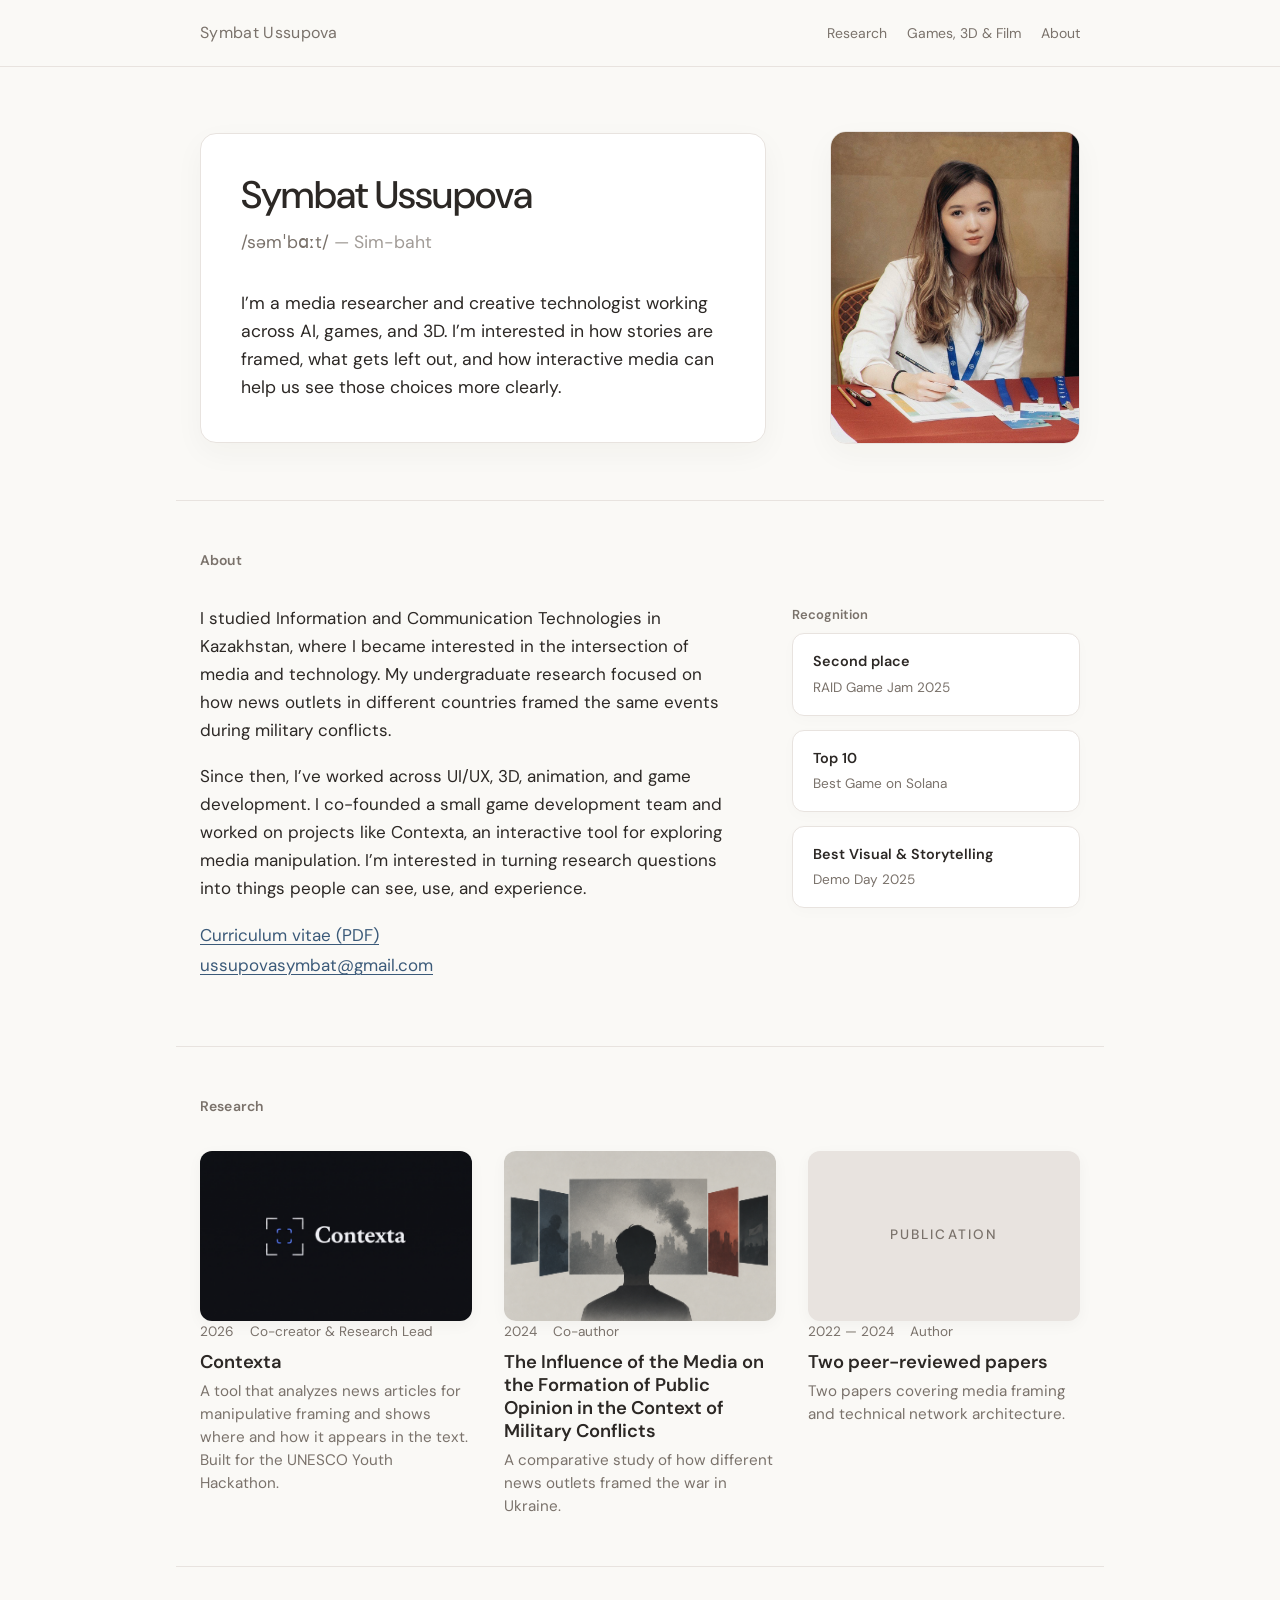
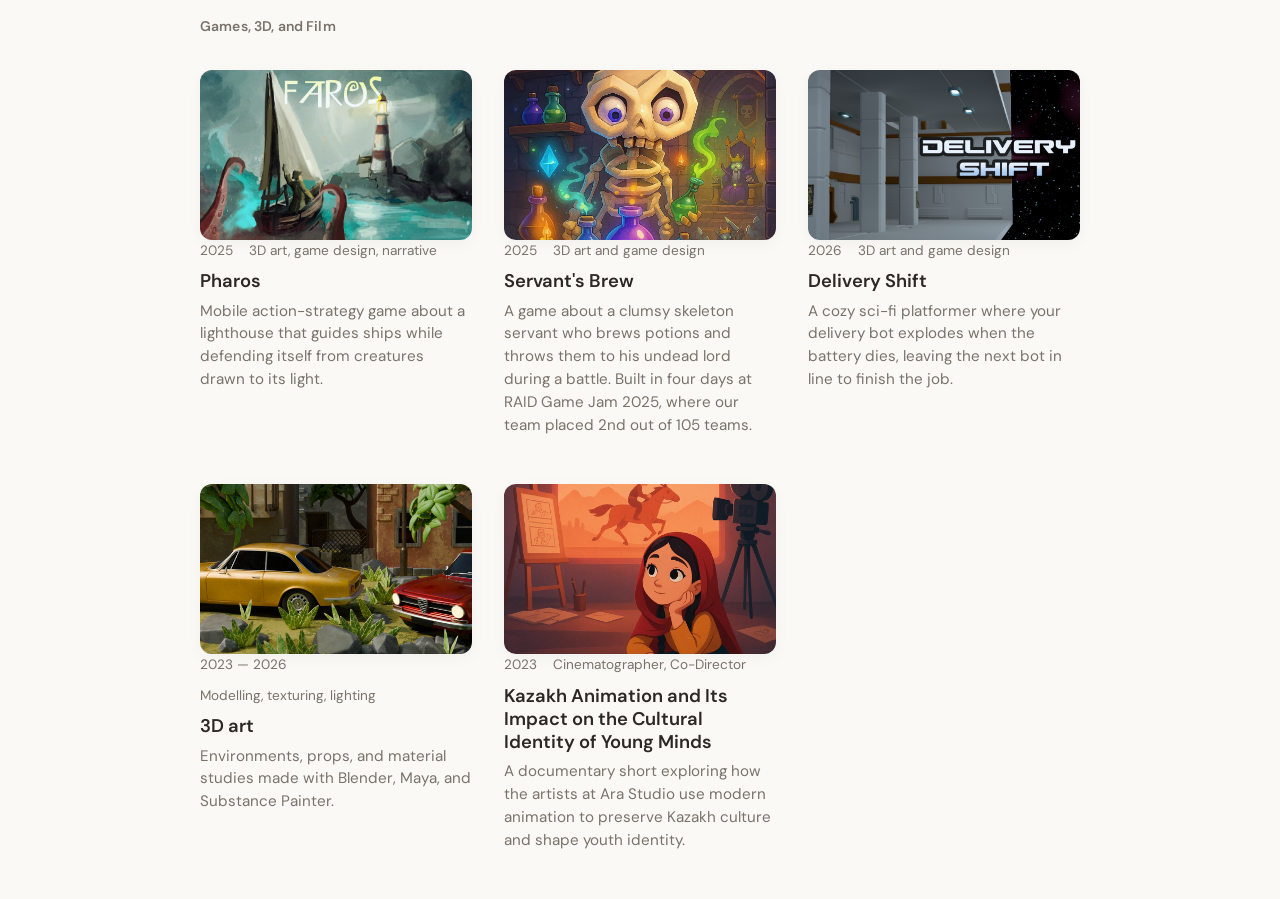
<file: index.html>
<!DOCTYPE html>
<html lang="en">
<head>
<meta charset="utf-8">
<meta name="viewport" content="width=device-width, initial-scale=1">

<!-- ===== РЕДАКТИРОВАТЬ: заголовок вкладки и описание для поисковиков ===== -->
<title>Symbat Ussupova — media research, 3D, and narrative</title>
<meta name="description" content="Research and design work on how media shapes belief under conflict. Portfolio of Symbat Ussupova.">

<link rel="preconnect" href="https://fonts.googleapis.com">
<link rel="preconnect" href="https://fonts.gstatic.com" crossorigin>
<link href="https://fonts.googleapis.com/css2?family=DM+Sans:ital,opsz,wght@0,9..40,400;0,9..40,500;0,9..40,600&display=swap" rel="stylesheet">
<link rel="stylesheet" href="style.css">
</head>

<body>

<a class="skip" href="#main">Skip to content</a>

<header class="masthead">
  <div class="masthead__inner">
    <!-- ===== РЕДАКТИРОВАТЬ: ваше имя ===== -->
    <a class="wordmark" href="index.html">Symbat Ussupova</a>
    <nav aria-label="Sections">
      <a href="#research">Research</a>
      <a href="#visual">Games, 3D & Film</a>
      <a href="#about">About</a>
    </nav>
  </div>
</header>

<main id="main">

  <!-- ============================================================
       HERO — главный экран.
       Здесь стоит ваш исследовательский вопрос, набранный крупно.
       Это единственное «громкое» место на сайте. Всё остальное тихое.
       ===== РЕДАКТИРОВАТЬ: замените вопрос на свой из Phase 0 =====
       ============================================================ -->
  <section class="hero">
    <div class="hero__layout">
      <!-- Текстовая карточка с подложкой -->
      <div class="hero__card">
        <h1 class="hero__question">Symbat Ussupova</h1>
        <p class="hero__pronunciation">/səmˈbɑːt/ <span class="pronounce-hint">— Sim-baht</span></p>
        <p class="hero__note">
          I’m a media researcher and creative technologist working across AI, games, and 3D. I’m interested in how stories are framed, what gets left out, and how interactive media can help us see those choices more clearly.
        </p>
      </div>
      
      <figure class="portrait">
        <img src="images/my-photo.jpg" alt="Portrait of Symbat Ussupova.">
      
      </figure>
    </div>
  </section>

<section class="section section--about" id="about">
    <h2 class="section__title">About</h2>
    <div class="about">
      
      <div class="about__text">
        <p>
          I studied Information and Communication Technologies in Kazakhstan, where I became interested in the intersection of media and technology. My undergraduate research focused on how news outlets in different countries framed the same events during military conflicts.
        </p>
        <p>
         Since then, I’ve worked across UI/UX, 3D, animation, and game development. I co-founded a small game development team and worked on projects like Contexta, an interactive tool for exploring media manipulation. I’m interested in turning research questions into things people can see, use, and experience.
        </p>
        <p class="about__links">
          <a href="files/Symbat_Ussupova_CV.pdf" target="_blank">Curriculum vitae (PDF)</a><br>
          <a href="mailto:ussupovasymbat@gmail.com">ussupovasymbat@gmail.com</a>
        </p>
      </div>

      <div class="about__recognition">
        <h3 class="minor-title">Recognition</h3>
        <ul class="recognition-list">
          <li>
            <span class="rec-place">Second place</span>
            <span class="rec-event">RAID Game Jam 2025</span>
          </li>
          <li>
            <span class="rec-place">Top 10</span>
            <span class="rec-event">Best Game on Solana</span>
          </li>
          <li>
            <span class="rec-place">Best Visual & Storytelling</span>
            <span class="rec-event">Demo Day 2025</span>
          </li>
        </ul>
      </div>

    </div>
  </section>

  <!-- ============================================================
       RESEARCH
       Каждый проект = одна строка в «оглавлении».
       Слева (на десктопе) — год и ваша роль. Справа — название и одна фраза.
       ============================================================ -->
  <section class="section" id="research">
    <h2 class="section__title">Research</h2>

    <ol class="index">

      <li class="entry">
        <!-- ОБЛОЖКА. Замените images/placeholder.svg на свой файл,
             например images/contexta-cover.jpg. Пропорция 16:10 задана в CSS,
             картинка обрежется сама. alt — короткое описание. -->
        <a class="entry__cover" href="project-contexta.html">
          <img src="images\сontextacover.jfif" loading="lazy"
               alt="The Contexta results screen showing a framing score beside a fact-check panel.">
        </a>
        <div class="entry__body">
          <div class="entry__meta">
            <span class="entry__year">2026</span>
            <span class="entry__role">Co-creator & Research Lead</span>
          </div>
          <h3 class="entry__title">
            <a href="project-contexta.html">Contexta</a>
          </h3>
          <p class="entry__line">
            A tool that analyzes news articles for manipulative framing and shows where and how it appears in the text. Built for the UNESCO Youth Hackathon.
          </p>
        </div>
      </li>

      <li class="entry">
        <!-- ОБЛОЖКА. Замените images/placeholder.svg на свой файл,
             например images/thesis-cover.jpg. Пропорция 16:10 задана в CSS,
             картинка обрежется сама. alt — короткое описание. -->
        <a class="entry__cover" href="project-thesis.html">
          <img src="images\thesis_cover(1).png" loading="lazy"
               alt="A page of the frame matrix used in the thesis.">
        </a>
        <div class="entry__body">
          <div class="entry__meta">
            <span class="entry__year">2024</span>
            <span class="entry__role">Co-author</span>
          </div>
          <h3 class="entry__title">
            <!-- ===== РЕДАКТИРОВАТЬ: создайте project-thesis.html по образцу ===== -->
            <a href="project-thesis.html">The Influence of the Media on the Formation of Public Opinion in the Context
    of Military Conflicts</a>
          </h3>
          <p class="entry__line">
           A comparative study of how different news outlets framed the war in Ukraine.
          </p>
        </div>
      </li>

      <li class="entry">
  <!-- Типографическая обложка вместо картинки -->
  <a class="entry__cover entry__cover--text" href="writing.html">
    <span>Publication</span>
  </a>
  <div class="entry__body">
    <div class="entry__meta">
      <span class="entry__year">2022 — 2024</span>
      <span class="entry__role">Author</span>
    </div>
    <h3 class="entry__title">
      <a href="writing.html">Two peer-reviewed papers</a>
    </h3>
    <p class="entry__line">
      Two papers covering media framing and technical network architecture.
    </p>
  </div>
</li>
    </ol>
  </section>

  <section class="section" id="visual">
    <h2 class="section__title">Games, 3D, and Film</h2>

    <ol class="index">

      <!-- Проект: Pharos -->
      <li class="entry">
        <a class="entry__cover" href="project-pharos.html">
          <img src="images\pharos.png" loading="lazy" alt="Environment render from the game Pharos.">
        </a>
        <div class="entry__body">
          <div class="entry__meta">
            <span class="entry__year">2025</span>
            <span class="entry__role">3D art, game design, narrative</span>
          </div>
          <h3 class="entry__title">
            <a href="project-pharos.html">Pharos</a>
          </h3>
          <p class="entry__line">
            Mobile action-strategy game about a lighthouse that guides ships while defending itself from creatures drawn to its light.
          </p>
        </div>
      </li>

      <!-- Проект: Servant's Brew -->
      <li class="entry">
        <a class="entry__cover" href="project-jam (1).html">
          <img src="images\servbrewcover.jpg" loading="lazy" alt="Gameplay still from the RAID Game Jam prototype.">
        </a>
        <div class="entry__body">
          <div class="entry__meta">
            <span class="entry__year">2025</span>
            <span class="entry__role">3D art and game design</span>
          </div>
          <h3 class="entry__title">
            <a href="project-jam (1).html">Servant's Brew</a>
          </h3>
          <p class="entry__line">
            A game about a clumsy skeleton servant who brews potions and throws them to his undead lord during a battle. Built in four days at RAID Game Jam 2025, where our team placed 2nd out of 105 teams.
          </p>
        </div>
      </li>

      <!-- Проект: Delivery Shift -->
      <li class="entry">
        <a class="entry__cover" href="project-delivery (1).html">
          <img src="images\deliverycover.png" loading="lazy" alt="Gameplay still from the RAID Game Jam prototype.">
        </a>
        <div class="entry__body">
          <div class="entry__meta">
            <span class="entry__year">2026</span>
            <span class="entry__role">3D art and game design</span>
          </div>
          <h3 class="entry__title">
            <a href="project-delivery (1).html">Delivery Shift</a>
          </h3>
          <p class="entry__line">
            A cozy sci-fi platformer where your delivery bot explodes when the battery dies, leaving the next bot in line to finish the job.
          </p>
        </div>
      </li>

      <!-- Проект: 3D Art -->
      <li class="entry">
        <a class="entry__cover" href="work-3d.html">
          <img src="images\сarcover.png" loading="lazy" alt="Rendered interior scene, one of the selected 3D works.">
        </a>
        <div class="entry__body">
          <div class="entry__meta">
            <span class="entry__year">2023 — 2026</span>
            <span class="entry__role">Modelling, texturing, lighting</span>
          </div>
          <h3 class="entry__title">
            <a href="work-3d.html">3D art</a>
          </h3>
          <p class="entry__line">
            Environments, props, and material studies made with Blender, Maya, and Substance Painter.
          </p>
        </div>
      </li>

      <!-- Проект: Документальный фильм (перенесен сюда) -->
      <li class="entry">
        <!-- ОБЛОЖКА. Замените images/placeholder.svg на свой файл,
             например images/films-cover.jpg. Пропорция 16:10 задана в CSS,
             картинка обрежется сама. alt — короткое описание. -->
        <a class="entry__cover" href="project-documentary.html">
          <img src="images\docum.jpg" loading="lazy"
               alt="Still from one of the university short films.">
        </a>
        <div class="entry__body">
          <div class="entry__meta">
            <span class="entry__year">2023</span>
            <span class="entry__role">Cinematographer, Co-Director</span>
          </div>
          <h3 class="entry__title">
            <!-- ===== РЕДАКТИРОВАТЬ: оставьте 1–2 фильма, не все ===== -->
            <a href="project-documentary.html">Kazakh Animation and Its Impact on the Cultural Identity of Young Minds</a>
          </h3>
          <p class="entry__line">
            A documentary short exploring how the artists at Ara Studio use modern animation to preserve Kazakh culture and shape youth identity.
          </p>
        </div>
      </li>

    </ol>
  </section>

  



</main>

</body>
</html>
</file>
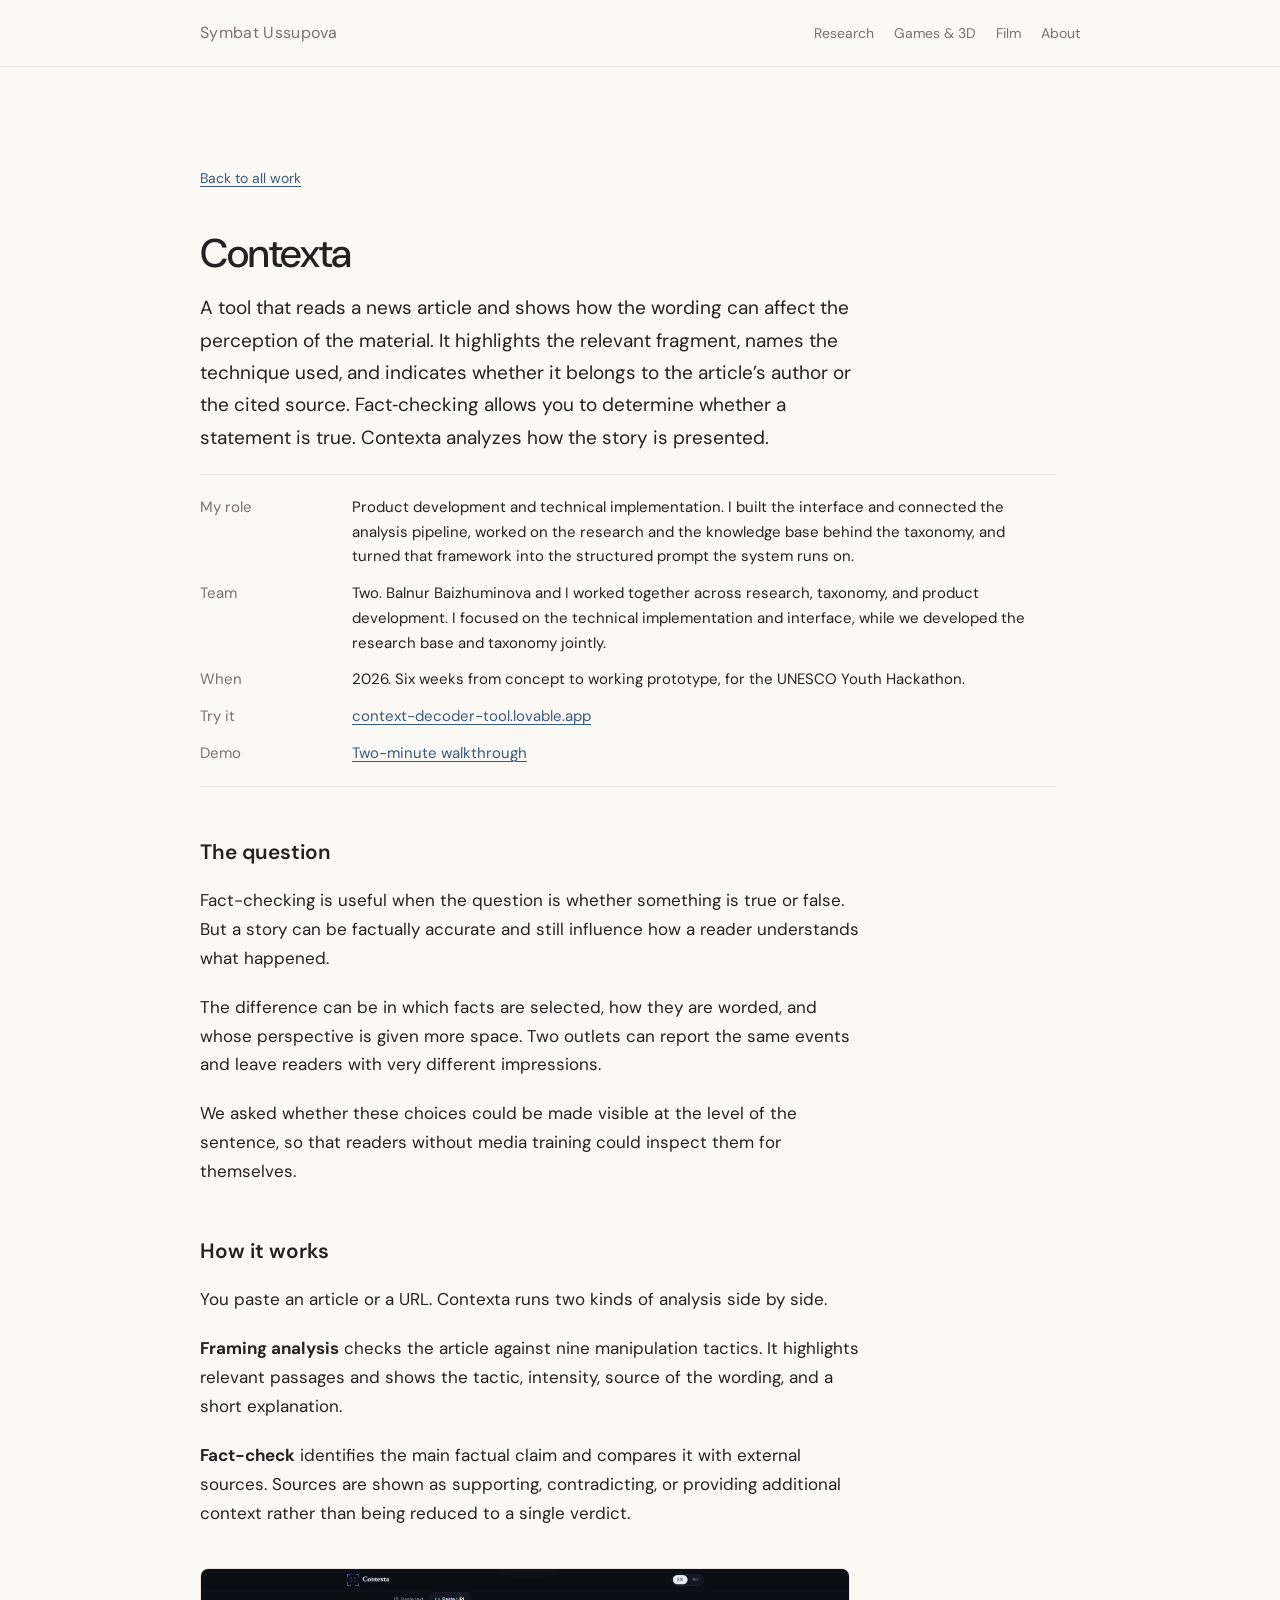
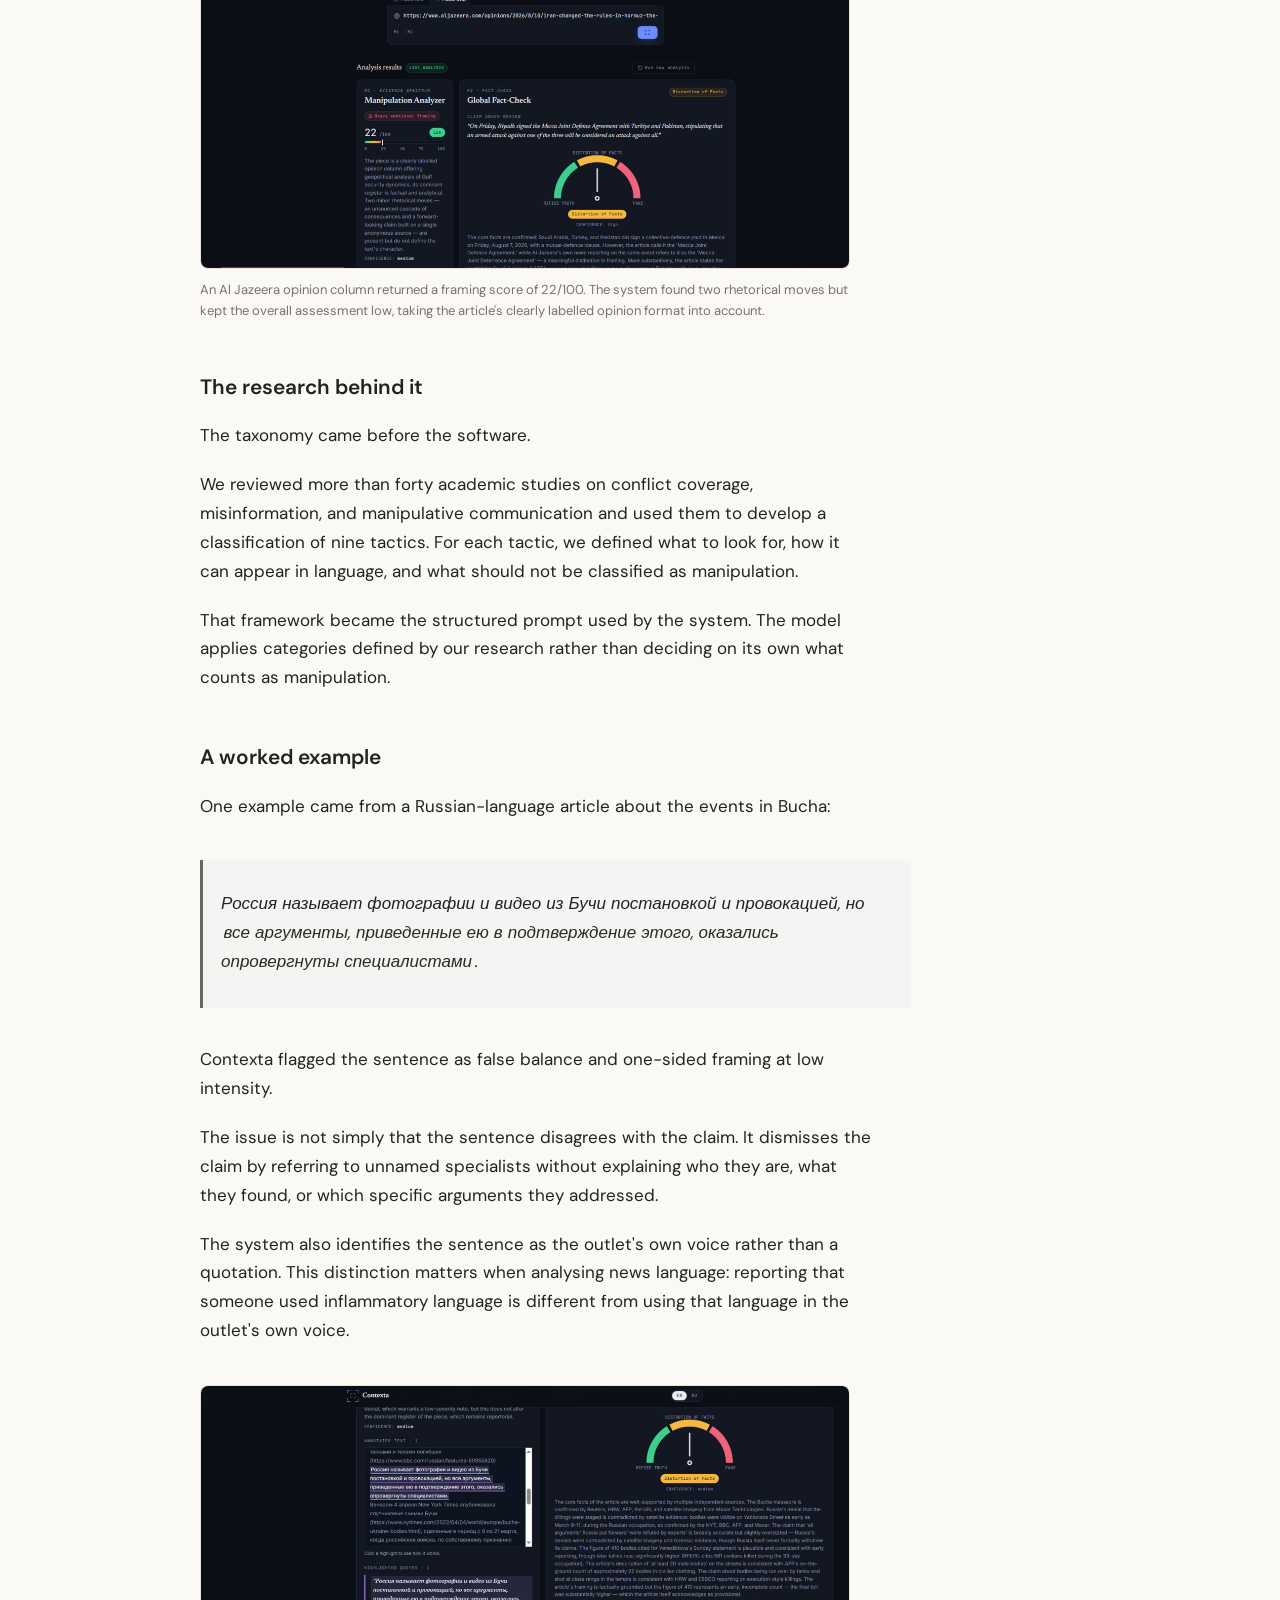
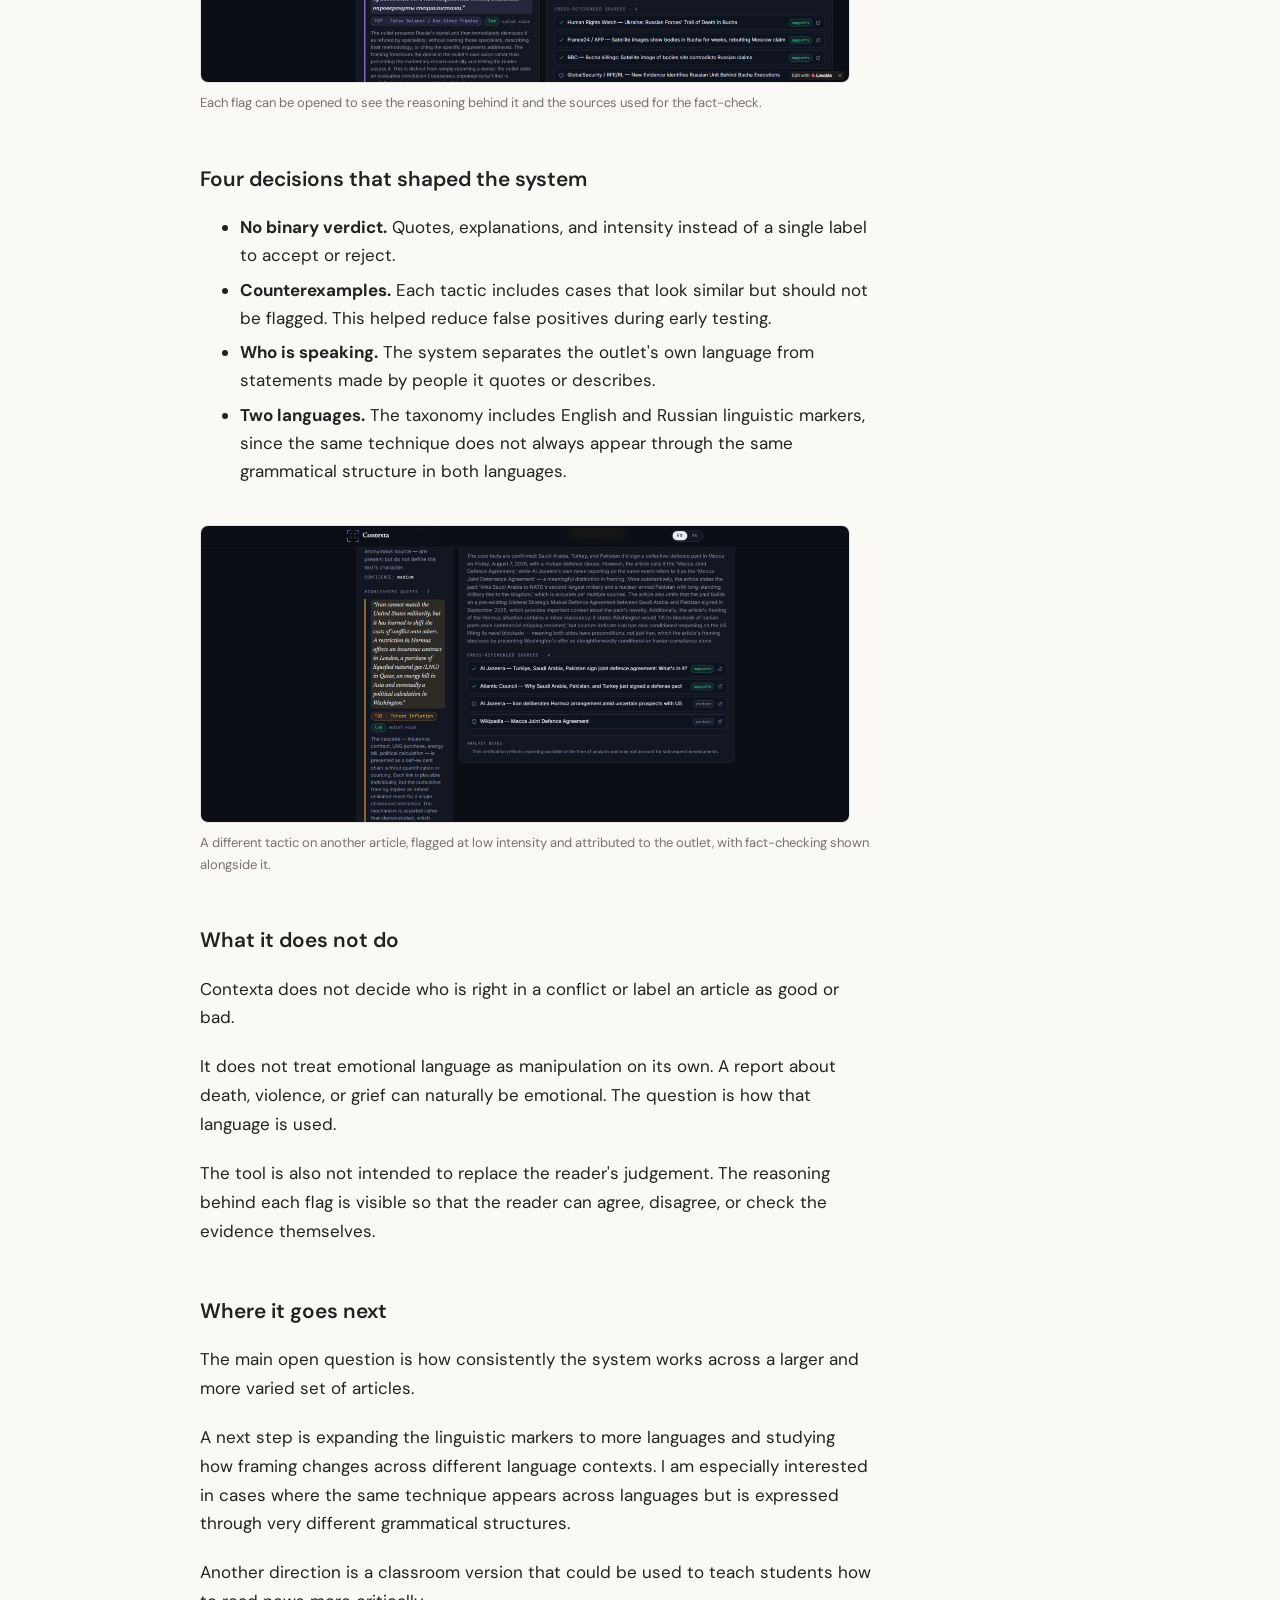
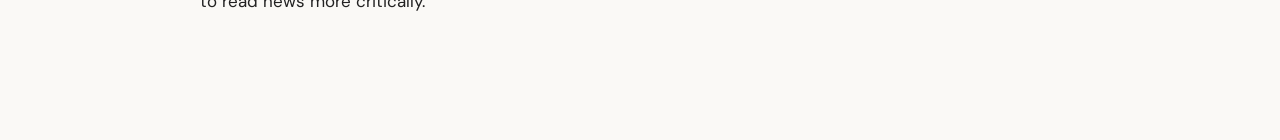
<file: project-contexta.html>
<!DOCTYPE html>
<!--
  ОБРАЗЕЦ И ШАБЛОН страницы проекта.
  Для следующего проекта скопируйте файл, переименуйте
  (например project-pharos.html) и замените текст, СОХРАНИВ структуру:
  название → одна фраза → факты → вопрос → как работает → исследование →
  пример → решения → границы → что дальше.
-->
<html lang="en">
<head>
<meta charset="utf-8">
<meta name="viewport" content="width=device-width, initial-scale=1">
<title>Contexta — Symbat Ussupova</title>
<meta name="description" content="A tool that shows how a news article is framed, not only whether its facts are true.">
<link rel="preconnect" href="https://fonts.googleapis.com">
  <link rel="preconnect" href="https://fonts.gstatic.com" crossorigin>
  <link href="https://fonts.googleapis.com/css2?family=DM+Sans:ital,opsz,wght@0,9..40,400;0,9..40,500;0,9..40,600&display=swap" rel="stylesheet">
<link rel="stylesheet" href="style.css">
</head>

<body>

<header class="masthead">
  <div class="masthead__inner">
    <a class="wordmark" href="index.html">Symbat Ussupova</a>
    <nav aria-label="Sections">
      <a href="index.html#research">Research</a>
      <a href="index.html#games">Games &amp; 3D</a>
      <a href="index.html#film">Film</a>
      <a href="index.html#about">About</a>
    </nav>
  </div>
</header>
<div class="article-wrapper">
<main class="project">

  <a class="project__back" href="index.html">Back to all work</a>

  <h1 class="project__title">Contexta</h1>

  <p class="project__summary">
    A tool that reads a news article and shows how the wording can affect the perception of the material. It highlights the relevant fragment, names the technique used, and indicates whether it belongs to the article’s author or the cited source. Fact‑checking allows you to determine whether a statement is true. Contexta analyzes how the story is presented.
  </p>

  <dl class="facts">
    <div><dt>My role</dt><dd>Product development and technical implementation. I built the interface and connected the analysis pipeline, worked on the research and the knowledge base behind the taxonomy, and turned that framework into the structured prompt the system runs on.</dd></div>
    <div><dt>Team</dt><dd>Two. Balnur Baizhuminova and I worked together across research, taxonomy, and product development. I focused on the technical implementation and interface, while we developed the research base and taxonomy jointly.</dd></div>
    <div><dt>When</dt><dd>2026. Six weeks from concept to working prototype, for the UNESCO Youth Hackathon.</dd></div>
    <div><dt>Try it</dt><dd><a href="https://context-decoder-tool.lovable.app/">context-decoder-tool.lovable.app</a></dd></div>
    <div><dt>Demo</dt><dd><a href="https://youtu.be/kF2DeaOMgWA">Two-minute walkthrough</a></dd></div>
  </dl>

  <h2>The question</h2>
  <p>
    Fact-checking is useful when the question is whether something is true or false. But a story can be factually accurate and still influence how a reader understands what happened.
  </p>
  <p>
    The difference can be in which facts are selected, how they are worded, and whose perspective is given more space. Two outlets can report the same events and leave readers with very different impressions.
  </p>
  <p>
    We asked whether these choices could be made visible at the level of the sentence, so that readers without media training could inspect them for themselves.
  </p>

  <h2>How it works</h2>
  <p>
    You paste an article or a URL. Contexta runs two kinds of analysis side by
    side.
  </p>
  <p>
    <strong>Framing analysis</strong> checks the article against nine manipulation tactics. It highlights relevant passages and shows the tactic, intensity, source of the wording, and a short explanation.
  </p>
  <p>
    <strong>Fact-check</strong> identifies the main factual claim and compares it with external sources. Sources are shown as supporting, contradicting, or providing additional context rather than being reduced to a single verdict.
  </p>

  <figure>
    <img src="images\img1.jpg" width="650" height="500" alt="Пример"
         alt="Contexta results screen: a manipulation score of 22 out of 100 marked low, beside a fact-check panel with a distortion-of-facts gauge.">
    <figcaption>
      An Al Jazeera opinion column returned a framing score of 22/100. The system found two rhetorical moves but kept the overall assessment low, taking the article's clearly labelled opinion format into account.
    </figcaption>
  </figure>

  <h2>The research behind it</h2>
  <p>
    The taxonomy came before the software.
  </p>
  <p>
    We reviewed more than forty academic studies on conflict coverage, misinformation, and manipulative communication and used them to develop a classification of nine tactics. For each tactic, we defined what to look for, how it can appear in language, and what should not be classified as manipulation.
  </p>
  <p>
    That framework became the structured prompt used by the system. The model applies categories defined by our research rather than deciding on its own what counts as manipulation.
  </p>

  <h2>A worked example</h2>
  <p>
    One example came from a Russian-language article about the events in Bucha:
  </p>
  <div class="quote-box">
  <p lang="ru">
    Россия называет фотографии и видео из Бучи постановкой и провокацией, но
    <mark>все аргументы, приведенные ею в подтверждение этого, оказались
    опровергнуты специалистами</mark>.
  </p>
  </div>
  <p>
    Contexta flagged the sentence as false balance and one-sided framing at low intensity.
  </p>
  <p>
    The issue is not simply that the sentence disagrees with the claim. It dismisses the claim by referring to unnamed specialists without explaining who they are, what they found, or which specific arguments they addressed.
  </p>
  <p>
    The system also identifies the sentence as the outlet's own voice rather than a quotation. This distinction matters when analysing news language: reporting that someone used inflammatory language is different from using that language in the outlet's own voice.
  </p>

  <figure>
    <img src="images\img2.jpg" width="650" height="500" alt="Пример"
         alt="The flagged Bucha sentence highlighted inside the original article, with a panel naming the tactic, its low intensity, its attribution to the outlet's own voice, and the reasoning.">
    <figcaption>
      Each flag can be opened to see the reasoning behind it and the sources used for the fact-check.
    </figcaption>
  </figure>

  <h2>Four decisions that shaped the system</h2>
  <ul>
    <li>
      <strong>No binary verdict.</strong> Quotes, explanations, and intensity instead of a single label to accept or reject.
    </li>
    <li>
      <strong>Counterexamples.</strong> Each tactic includes cases that look similar but should not be flagged. This helped reduce false positives during early testing.
    </li>
    <li>
      <strong>Who is speaking.</strong> The system separates the outlet's own language from statements made by people it quotes or describes.
    </li>
    <li>
      <strong>Two languages.</strong> The taxonomy includes English and Russian linguistic markers, since the same technique does not always appear through the same grammatical structure in both languages.
    </li>
  </ul>

  <figure>
    <img src="images\img3.jpg" width="650" height="500" alt="Пример"
         alt="A second flagged passage about the Strait of Hormuz, labelled threat inflation at low intensity and attributed to the outlet's own voice.">
    <figcaption>
      A different tactic on another article, flagged at low intensity and attributed to the outlet, with fact-checking shown alongside it.
    </figcaption>
  </figure>


  <h2>What it does not do</h2>
  <p>
   Contexta does not decide who is right in a conflict or label an article as good or bad.
  </p>
  <p>
    It does not treat emotional language as manipulation on its own. A report about death, violence, or grief can naturally be emotional. The question is how that language is used.
  </p>
  <p>
    The tool is also not intended to replace the reader's judgement. The reasoning behind each flag is visible so that the reader can agree, disagree, or check the evidence themselves.
  </p>

  <h2>Where it goes next</h2>
  <p>
    The main open question is how consistently the system works across a larger and more varied set of articles.
  </p>
  <p>
    A next step is expanding the linguistic markers to more languages and studying how framing changes across different language contexts. I am especially interested in cases where the same technique appears across languages but is expressed through very different grammatical structures.
  </p>
  <p>
  Another direction is a classroom version that could be used to teach students how to read news more critically.
  </p>

</main>
</div>

</body>
</html>
</file>
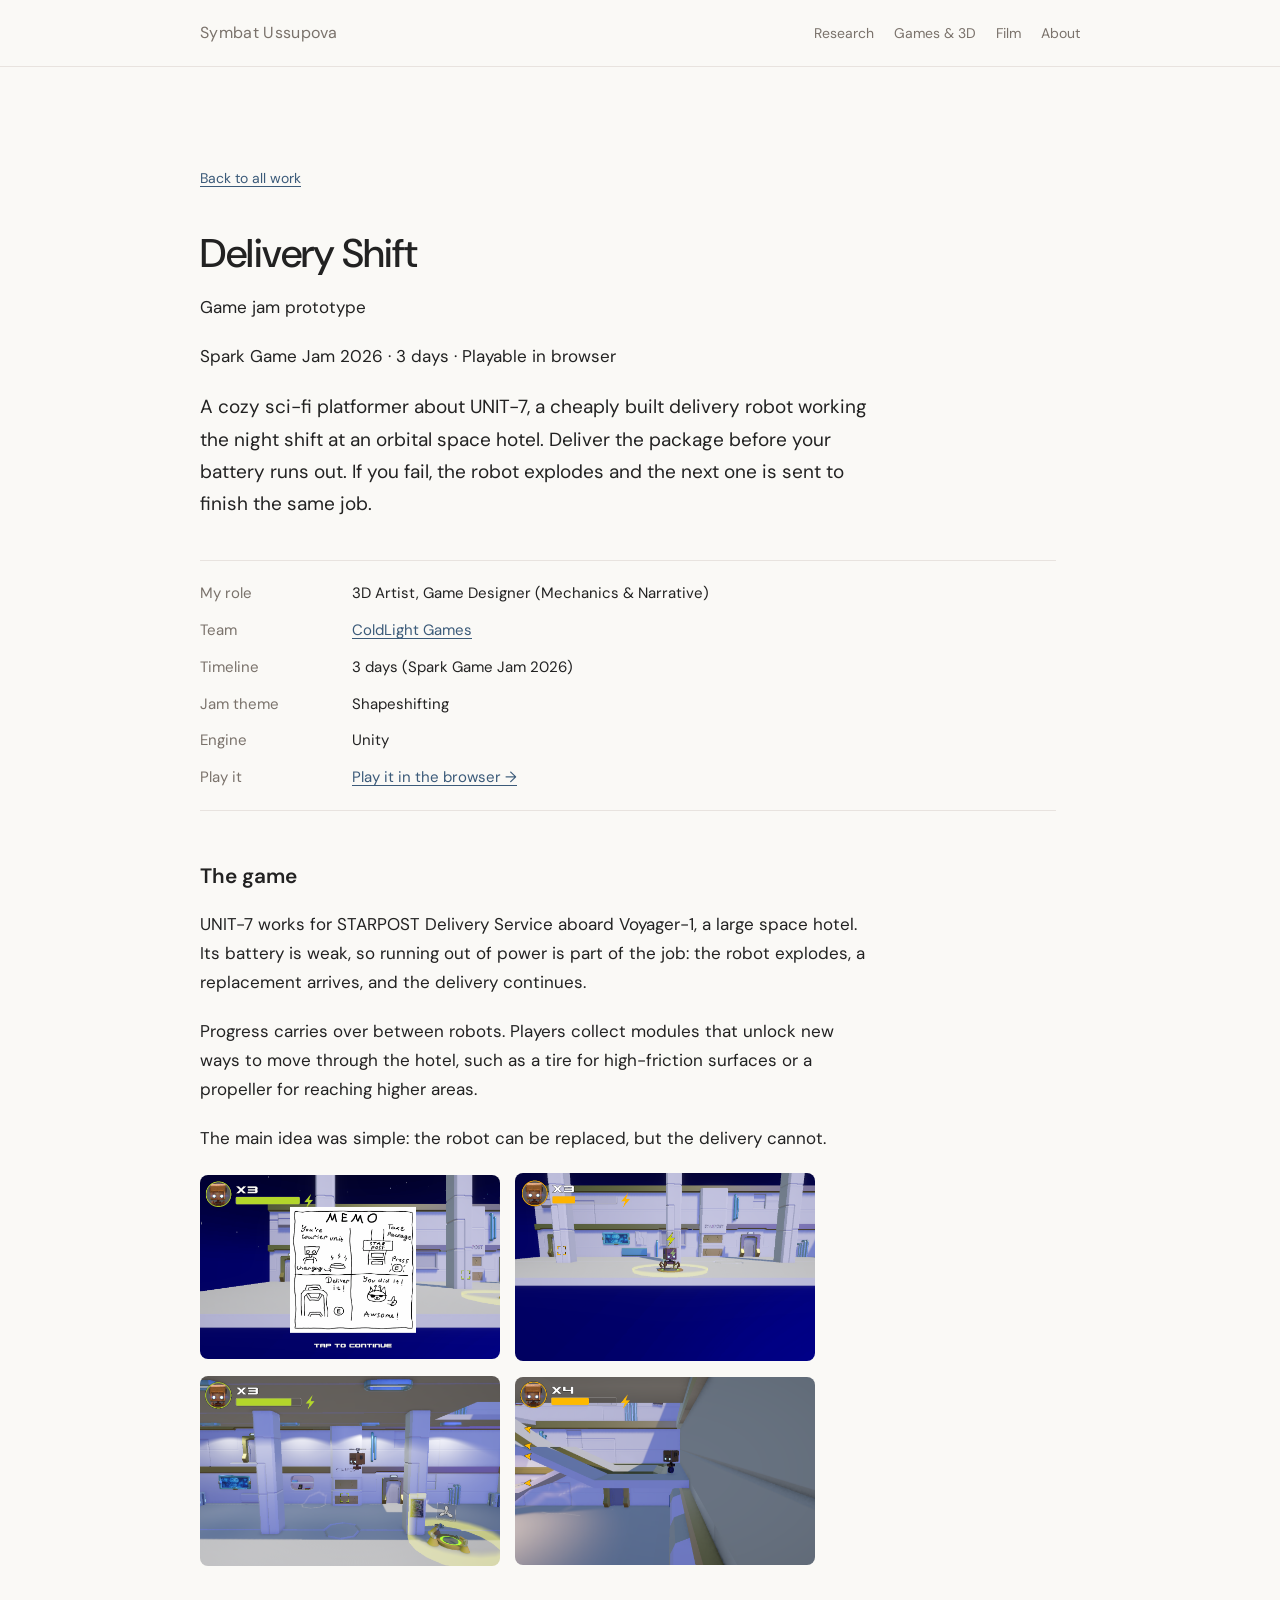
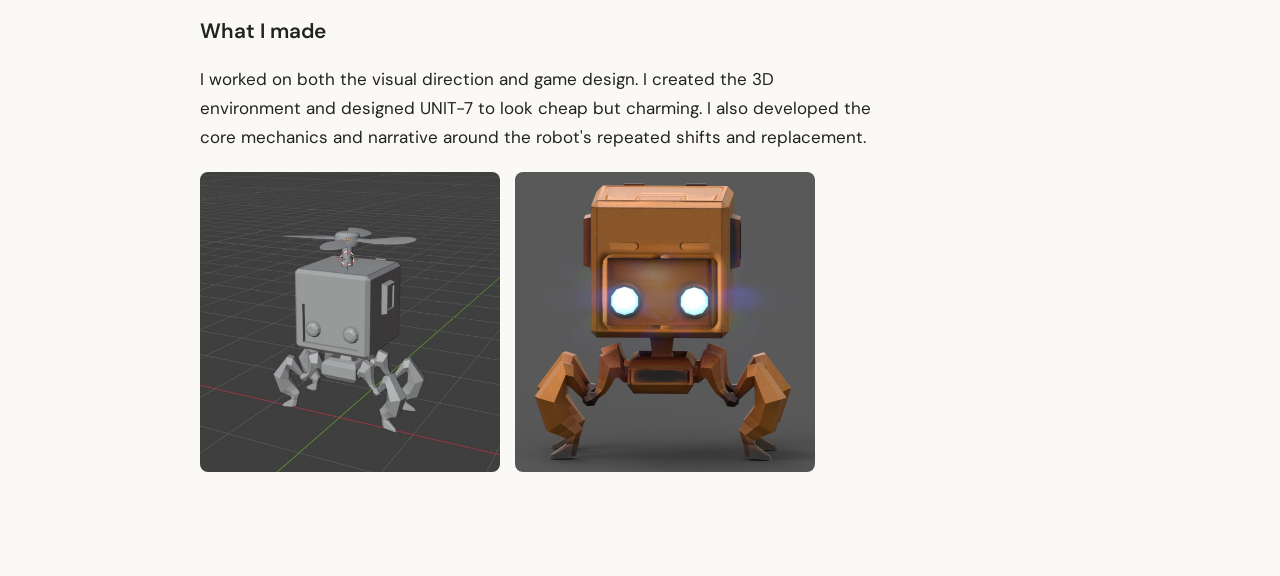
<file: project-delivery (1).html>
<!DOCTYPE html>
<!--
  ============================================================================
  СТРАНИЦА DELIVERY SHIFT (Spark Game Jam 2026).
  Структура и стиль — как на остальных страницах проектов.
  Трейлер встроен настоящий, с itch.io.
  Слоты <div class="slot"> видны пунктиром, пока картинок нет.
  ============================================================================
-->
<html lang="en">
<head>
<meta charset="utf-8">
<meta name="viewport" content="width=device-width, initial-scale=1">
<title>Delivery Shift — Symbat Ussupova</title>
<meta name="description" content="A cozy sci-fi platformer about an expendable delivery robot, built in three days at Spark Game Jam 2026.">
<link rel="preconnect" href="https://fonts.googleapis.com">
  <link rel="preconnect" href="https://fonts.gstatic.com" crossorigin>
  <link href="https://fonts.googleapis.com/css2?family=DM+Sans:ital,opsz,wght@0,9..40,400;0,9..40,500;0,9..40,600&display=swap" rel="stylesheet">
<link rel="stylesheet" href="style.css">
</head>

<body>

<header class="masthead">
  <div class="masthead__inner">
    <a class="wordmark" href="index.html">Symbat Ussupova</a>
    <nav aria-label="Sections">
      <a href="index.html#research">Research</a>
      <a href="index.html#games">Games &amp; 3D</a>
      <a href="index.html#film">Film</a>
      <a href="index.html#about">About</a>
    </nav>
  </div>
</header>
<div class="article-wrapper">
<main class="project">

  <a class="project__back" href="index.html">Back to all work</a>

  <h1 class="project__title">Delivery Shift</h1>

  <p class="project__subtitle">Game jam prototype</p>

  <p class="project__meta">Spark Game Jam 2026 · 3 days · Playable in browser</p>

  <p class="project__summary">
    A cozy sci-fi platformer about UNIT-7, a cheaply built delivery robot working the night shift at an orbital space hotel. Deliver the package before your battery runs out. If you fail, the robot explodes and the next one is sent to finish the same job.
  </p>

  <!-- ==========================================================
       СЛОТ 1 — КЛЮЧЕВОЙ АРТ во всю ширину.
       Готовый файл уже есть на itch.io:
       https://img.itch.zone/aW1nLzI3NjE3NjMzLnBuZw==/original/%2BYzZTp.png
       Скачайте, сожмите на squoosh.app до 300 КБ,
       положите в images/delivery-cover.webp
       ========================================================== -->
  <div class="slot">
    <p class="slot__label"><images\deliverycover.png" width="550" height="500" alt="Пример" loading="lazy"</p>
  </div>
  <p></p>

  <dl class="facts">
    <div><dt>My role</dt><dd>3D Artist, Game Designer (Mechanics &amp; Narrative)</dd></div>
    <div><dt>Team</dt><dd><a href="project-pharos.html">ColdLight Games</a></dd></div>
    <div><dt>Timeline</dt><dd>3 days (Spark Game Jam 2026)</dd></div>
        <div><dt>Jam theme</dt><dd>Shapeshifting</dd></div>
    <div><dt>Engine</dt><dd>Unity</dd></div>
    <div><dt>Play it</dt><dd><a href="https://coldlightgames.itch.io/delivery-shift">Play it in the browser &rarr;</a></dd></div>
  </dl>

  <h2>The game</h2>
  <p>
    UNIT-7 works for STARPOST Delivery Service aboard Voyager-1, a large space hotel. Its battery is weak, so running out of power is part of the job: the robot explodes, a replacement arrives, and the delivery continues.
  </p>
  <p>
    Progress carries over between robots. Players collect modules that unlock new ways to move through the hotel, such as a tire for high-friction surfaces or a propeller for reaching higher areas.
  </p>
  <p>
    The main idea was simple: the robot can be replaced, but the delivery cannot.
  </p>

  <!-- ==========================================================
       СЛОТ 2 — ГЕЙМПЛЕЙ.
       На itch.io уже лежат четыре скриншота. Но гифка сработает
       лучше: взрыв и выход следующего бота объясняют механику
       вообще без слов.
       ========================================================== -->
<div class="slot">
  <p class="slot__label">
    <img src="images\delivery1.png" width="300" height="300" alt="Пример" loading="lazy">
  </p>
  <p class="slot__label">
    <img src="images\del3.png" width="300" height="300" alt="Пример" loading="lazy">
  </p>
  <p class="slot__label">
    <img src="images\del7.png" width="300" height="400" alt="Пример" loading="lazy">
  </p>
  <p class="slot__label">
    <img src="images\del5.png" width="300" height="400" alt="Пример" loading="lazy">
  </p>
</div>

  <h2>What I made</h2>
  <p>
    I worked on both the visual direction and game design. I created the 3D environment and designed UNIT-7 to look cheap but charming. I also developed the core mechanics and narrative around the robot's repeated shifts and replacement.
  </p>

  <!-- ==========================================================
       СЛОТ 3 — ДИЗАЙН UNIT-7.
       В вашем тексте этого слота не было, я оставил его намеренно:
       дизайн персонажа нигде больше в портфолио не показан. В Pharos
       окружение, в Servant's Brew пропсы, в анимации плоские повороты.
       Скетчи и варианты робота закроют реальный пробел.
       Если не нужен — удалите блок целиком.
       ========================================================== -->
  <div class="slot">
    <p class="slot__label">
    <img src="images\delrob1.jpg" width="300" height="300" alt="Пример" loading="lazy">
  </p>
  <p class="slot__label">
    <img src="images\delrob.jpg" width="300" height="300" alt="Пример" loading="lazy">
  </p>
  </div>

</main>
</div>

</body>
</html>
</file>
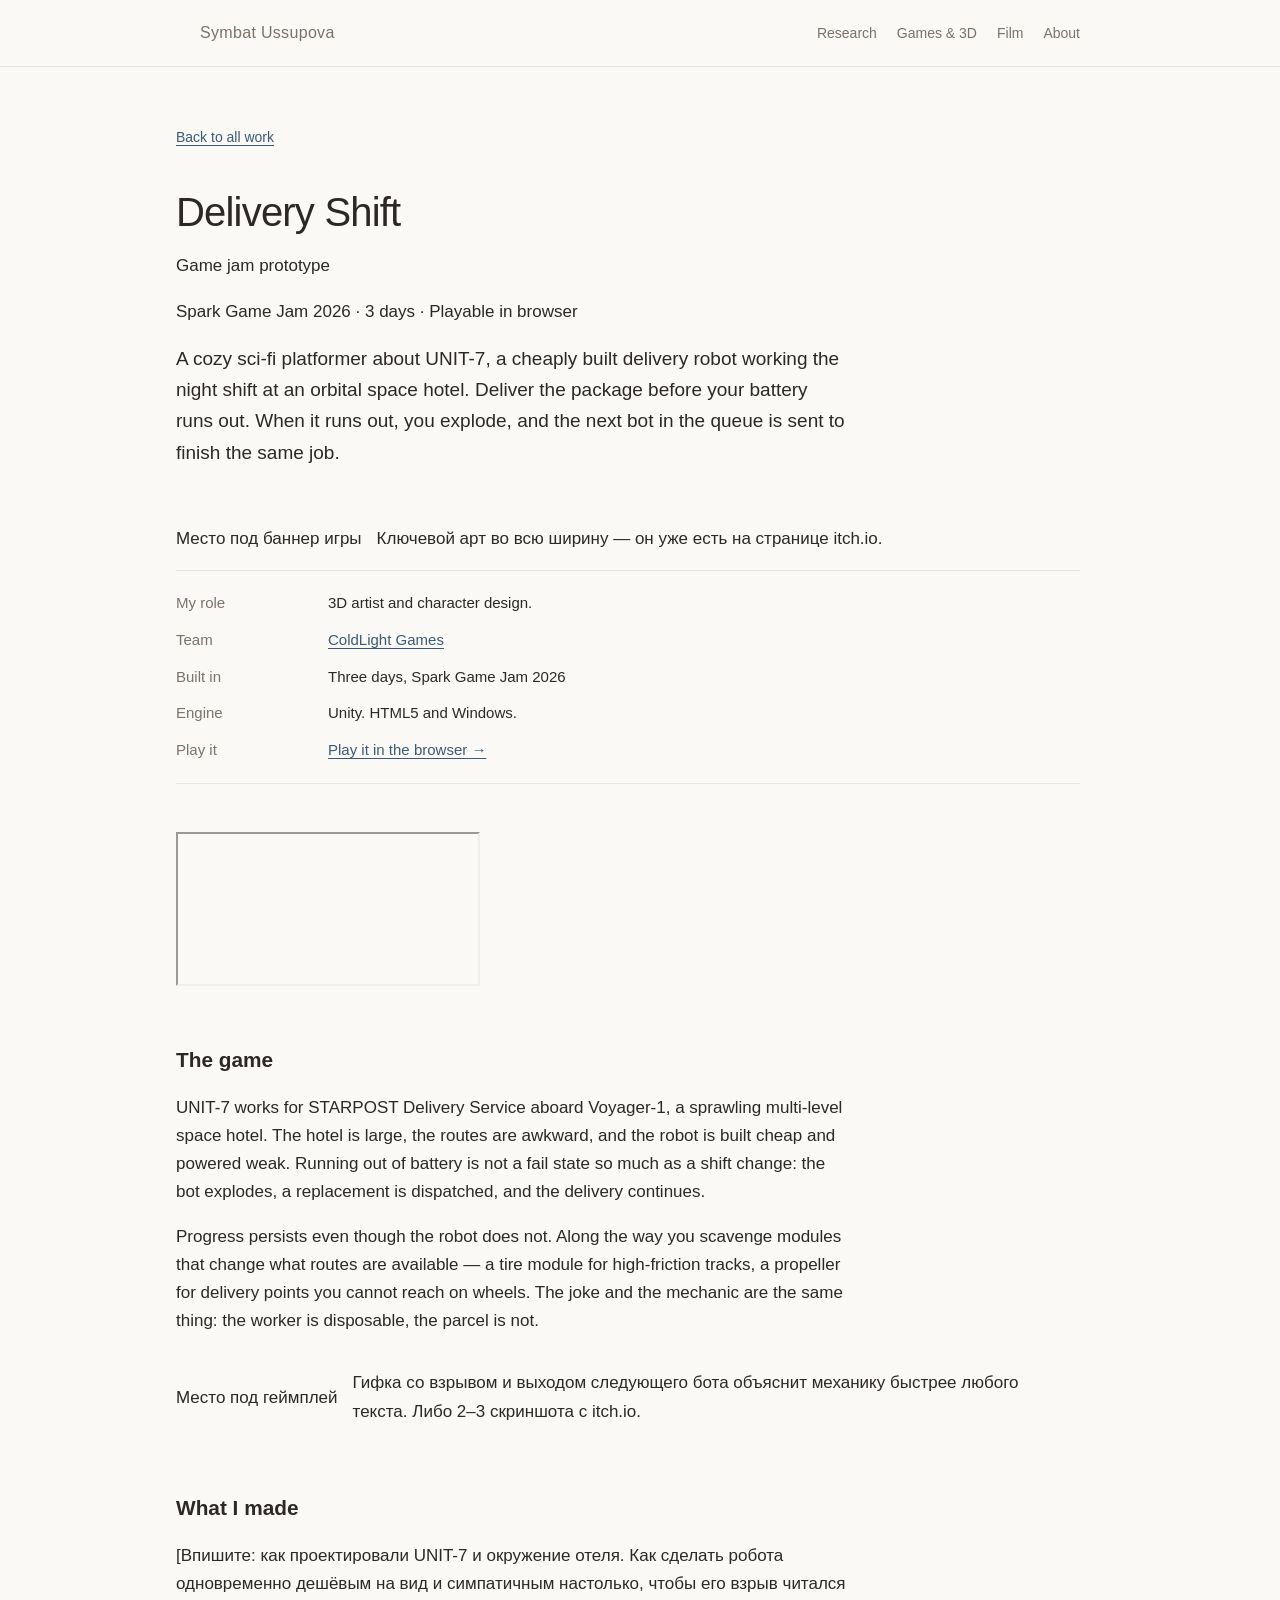
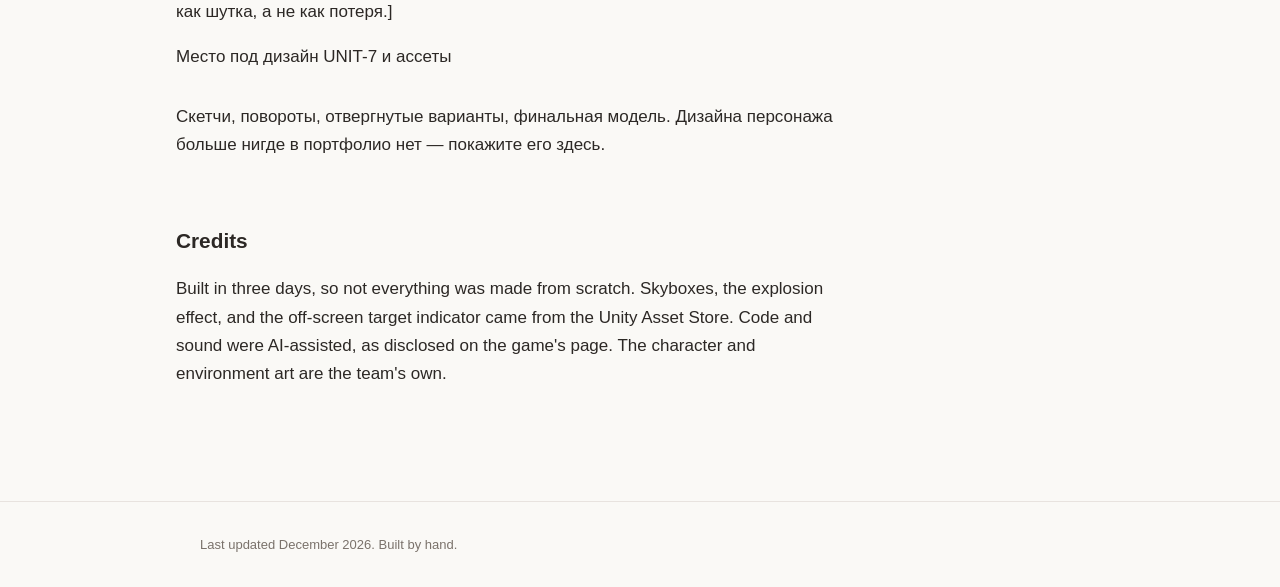
<file: project-delivery.html>
<!DOCTYPE html>
<!--
  ============================================================================
  СТРАНИЦА DELIVERY SHIFT (Spark Game Jam 2026).
  Трейлер встроен настоящий, с itch.io — менять не нужно.
  Слоты <div class="slot"> видны пунктиром, пока картинок нет.
  ============================================================================
-->
<html lang="en">
<head>
<meta charset="utf-8">
<meta name="viewport" content="width=device-width, initial-scale=1">
<title>Delivery Shift — Symbat Ussupova</title>
<meta name="description" content="A cozy sci-fi platformer about an expendable delivery robot, built in three days at Spark Game Jam 2026.">
<link rel="preconnect" href="https://fonts.googleapis.com">
<link rel="preconnect" href="https://fonts.gstatic.com" crossorigin>
<link href="https://fonts.googleapis.com/css2?family=Archivo:wght@400;500;600&family=Newsreader:ital,opsz,wght@0,6..72,300;0,6..72,400;0,6..72,500;1,6..72,300&display=swap" rel="stylesheet">
<link rel="stylesheet" href="style.css">
</head>

<body>

<header class="masthead">
  <div class="masthead__inner">
    <a class="wordmark" href="index.html">Symbat Ussupova</a>
    <nav aria-label="Sections">
      <a href="index.html#research">Research</a>
      <a href="index.html#games">Games &amp; 3D</a>
      <a href="index.html#film">Film</a>
      <a href="index.html#about">About</a>
    </nav>
  </div>
</header>

<main class="project">

  <a class="project__back" href="index.html">Back to all work</a>

  <h1 class="project__title">Delivery Shift</h1>

  <p class="project__subtitle">Game jam prototype</p>

  <p class="project__meta">Spark Game Jam 2026 · 3 days · Playable in browser</p>

  <p class="project__summary">
    A cozy sci-fi platformer about UNIT-7, a cheaply built delivery robot working
    the night shift at an orbital space hotel. Deliver the package before your
    battery runs out. When it runs out, you explode, and the next bot in the
    queue is sent to finish the same job.
  </p>

  <!-- ==========================================================
       СЛОТ 1 — БАННЕР. Готовый файл уже есть на itch.io:
       https://img.itch.zone/aW1nLzI3NjE3NjMzLnBuZw==/original/%2BYzZTp.png
       Скачайте, сожмите до 300 КБ, положите в images/delivery-cover.webp
       ========================================================== -->
  <div class="slot">
    <p class="slot__label">Место под баннер игры</p>
    <p>Ключевой арт во всю ширину — он уже есть на странице itch.io.</p>
  </div>

  <!-- ===== РЕДАКТИРОВАТЬ: уточните My role, если делали ещё что-то
       помимо 3D и персонажа. ===== -->
  <dl class="facts">
    <div><dt>My role</dt><dd>3D artist and character design.</dd></div>
    <div><dt>Team</dt><dd><a href="project-pharos.html">ColdLight Games</a></dd></div>
    <div><dt>Built in</dt><dd>Three days, Spark Game Jam 2026</dd></div>
    <div><dt>Engine</dt><dd>Unity. HTML5 and Windows.</dd></div>
    <div><dt>Play it</dt><dd><a href="https://coldlightgames.itch.io/delivery-shift">Play it in the browser &rarr;</a></dd></div>
  </dl>

  <div class="embed">
    <iframe src="https://www.youtube.com/embed/V3xbYb80ixc"
            title="Delivery Shift — trailer"
            allow="accelerometer; clipboard-write; encrypted-media; gyroscope; picture-in-picture"
            allowfullscreen loading="lazy"></iframe>
  </div>

  <h2>The game</h2>
  <p>
    UNIT-7 works for STARPOST Delivery Service aboard Voyager-1, a sprawling
    multi-level space hotel. The hotel is large, the routes are awkward, and the
    robot is built cheap and powered weak. Running out of battery is not a fail
    state so much as a shift change: the bot explodes, a replacement is
    dispatched, and the delivery continues.
  </p>
  <p>
    Progress persists even though the robot does not. Along the way you scavenge
    modules that change what routes are available — a tire module for
    high-friction tracks, a propeller for delivery points you cannot reach on
    wheels. The joke and the mechanic are the same thing: the worker is
    disposable, the parcel is not.
  </p>

  <!-- ==========================================================
       СЛОТ 2 — ГЕЙМПЛЕЙ. На itch.io уже лежат четыре скриншота.
       Лучше всего сработает гифка со взрывом и появлением следующего
       бота — именно она объясняет механику за пять секунд.
       ========================================================== -->
  <div class="slot">
    <p class="slot__label">Место под геймплей</p>
    <p>
      Гифка со взрывом и выходом следующего бота объяснит механику быстрее
      любого текста. Либо 2–3 скриншота с itch.io.
    </p>
  </div>

  <h2>What I made</h2>
  <!-- ===== РЕДАКТИРОВАТЬ: два-три предложения своими словами.
       Особенно интересно про UNIT-7: как выглядит робот, которого
       не жалко? Дешёвый, но симпатичный — это непростая задача,
       и решение стоит описать. ===== -->
  <p>
    [Впишите: как проектировали UNIT-7 и окружение отеля. Как сделать робота
    одновременно дешёвым на вид и симпатичным настолько, чтобы его взрыв
    читался как шутка, а не как потеря.]
  </p>

  <!-- ==========================================================
       СЛОТ 3 — ПЕРСОНАЖ И АССЕТЫ. Главное место на странице.
       Здесь не хватает именно дизайна персонажа: скетчи, повороты,
       варианты, финальная модель. Дизайн персонажа больше нигде
       в портфолио не показан — эта страница закрывает пробел.
       ========================================================== -->
  <div class="slot">
    <p class="slot__label">Место под дизайн UNIT-7 и ассеты</p>
    <p>
      Скетчи, повороты, отвергнутые варианты, финальная модель. Дизайна
      персонажа больше нигде в портфолио нет — покажите его здесь.
    </p>
  </div>

  <h2>Credits</h2>
  <!-- ===== ЭТОТ РАЗДЕЛ МОЖНО УБРАТЬ, но я советую оставить.
       На странице itch.io публично указано, что использованы готовые
       ассеты Unity Asset Store и что код и звук делались с помощью ИИ.
       Если у вас этого не написано, а проверяющий откроет itch.io —
       разница будет выглядеть как умолчание. Названный вслух факт
       ничего не стоит, а заодно отделяет вашу работу от покупной. ===== -->
  <p>
    Built in three days, so not everything was made from scratch. Skyboxes, the
    explosion effect, and the off-screen target indicator came from the Unity
    Asset Store. Code and sound were AI-assisted, as disclosed on the game's
    page. The character and environment art are the team's own.
  </p>

</main>

<footer class="foot">
  <p>Last updated December 2026. Built by hand.</p>
</footer>

</body>
</html>
</file>
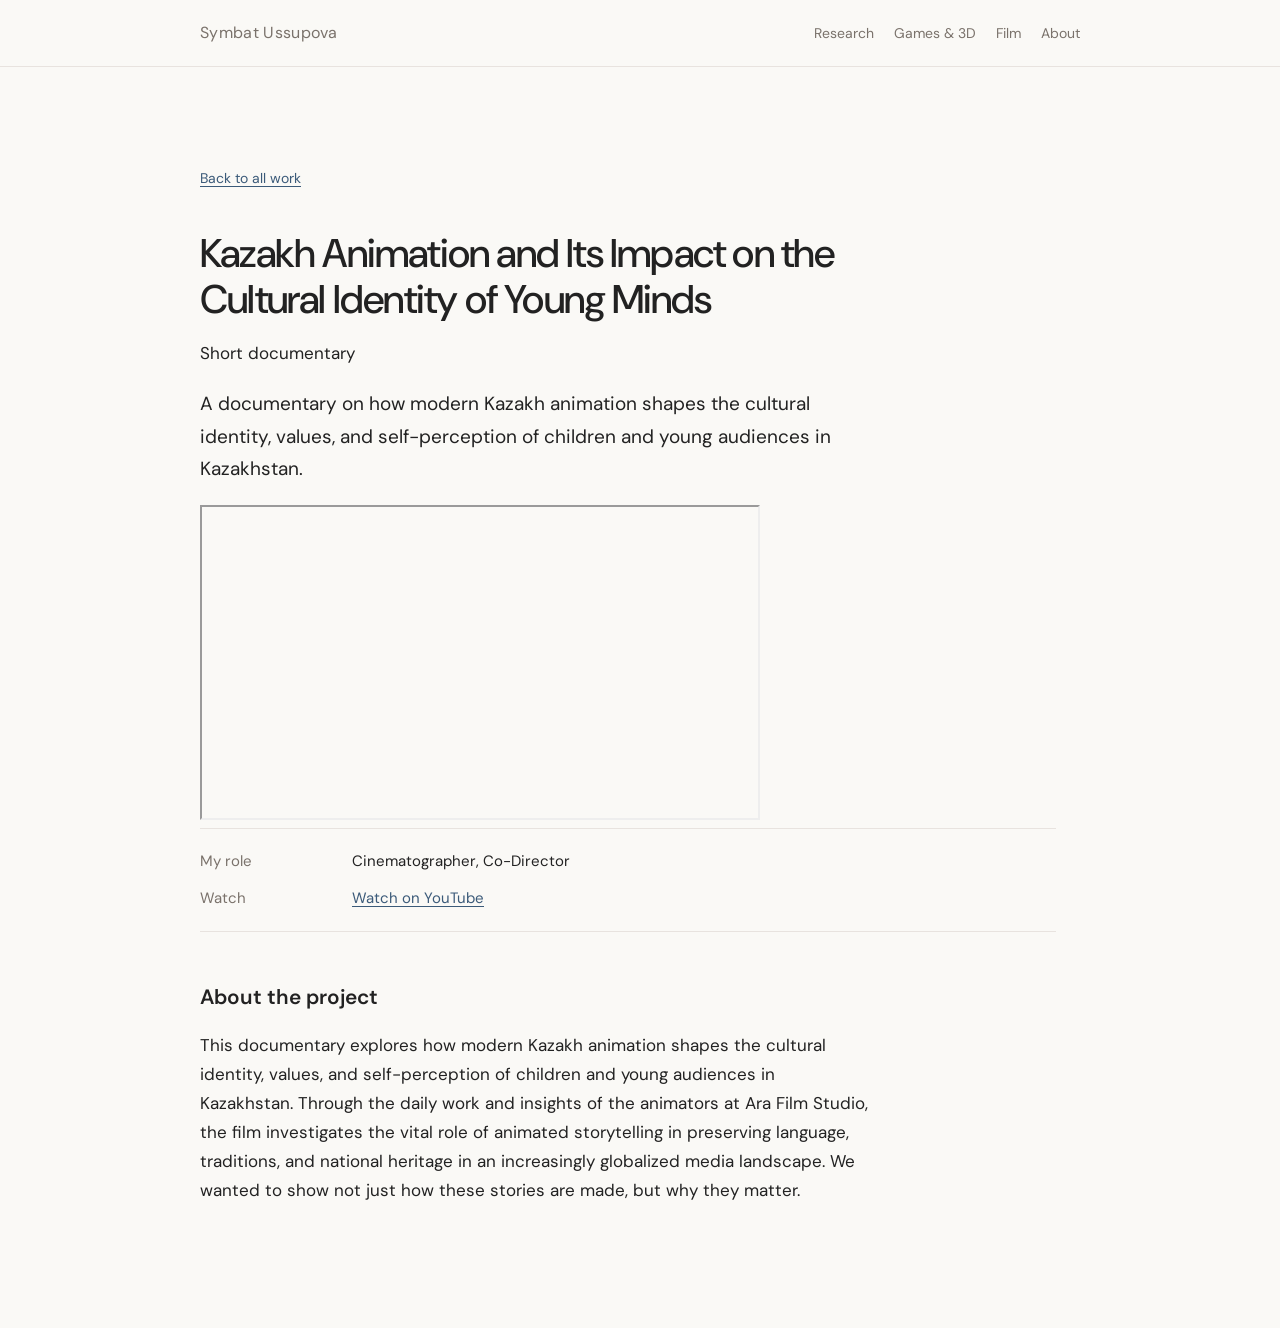
<file: project-documentary.html>
<!DOCTYPE html>
<!--
  ============================================================================
  СТРАНИЦА ДОКУМЕНТАЛЬНОГО ФИЛЬМА. Намеренно короткая.
  Видео встроено настоящее. Заполните поля в квадратных скобках.

  СУБТИТРЫ. Исходник для этого не нужен: YouTube Studio → Subtitles → Add.
  Можно загрузить .srt или набрать прямо в редакторе. Автоперевод не берите.
  Пока субтитров нет, английский синопсис ниже — единственное, что даёт
  не говорящему по-казахски понять, о чём фильм. Не удаляйте его.
  ============================================================================
-->
<html lang="en">
<head>
<meta charset="utf-8">
<meta name="viewport" content="width=device-width, initial-scale=1">
<title>Documentary — Symbat Ussupova</title>
<meta name="description" content="A short documentary on how modern Kazakh animation shapes cultural identity among children and young audiences.">
<link rel="preconnect" href="https://fonts.googleapis.com">
  <link rel="preconnect" href="https://fonts.gstatic.com" crossorigin>
  <link href="https://fonts.googleapis.com/css2?family=DM+Sans:ital,opsz,wght@0,9..40,400;0,9..40,500;0,9..40,600&display=swap" rel="stylesheet">
<link rel="stylesheet" href="style.css">
</head>

<body>

<header class="masthead">
  <div class="masthead__inner">
    <a class="wordmark" href="index.html">Symbat Ussupova</a>
    <nav aria-label="Sections">
      <a href="index.html#research">Research</a>
      <a href="index.html#games">Games &amp; 3D</a>
      <a href="index.html#film">Film</a>
      <a href="index.html#about">About</a>
    </nav>
  </div>
</header>
<div class="article-wrapper">
<main class="project">

  <a class="project__back" href="index.html">Back to all work</a>

  <!-- ===== РЕДАКТИРОВАТЬ: название фильма ===== -->
  <h1 class="project__title">Kazakh Animation and Its Impact on the Cultural Identity of Young Minds</h1>

  <p class="project__subtitle">Short documentary</p>
  
  <p class="project__summary">
    A documentary on how modern Kazakh animation shapes the cultural identity,
    values, and self-perception of children and young audiences in Kazakhstan.
  </p>

  <div class="embed">
    <iframe width="560" height="315" src="https://www.youtube.com/embed/BwBFZ3DSnfc"
            title="Short documentary on Kazakh animation and cultural identity"
            allow="accelerometer; clipboard-write; encrypted-media; gyroscope; picture-in-picture"
            allowfullscreen loading="lazy"></iframe>
  </div>

  <!-- ===== РЕДАКТИРОВАТЬ: впишите свою роль конкретно — режиссура,
       съёмка, интервью, монтаж, сценарий. И состав команды, если были. ===== -->
  <dl class="facts">
    <div><dt>My role</dt><dd>Cinematographer, Co-Director</dd></div>
    <div><dt>Watch</dt><dd><a href="https://youtu.be/BwBFZ3DSnfc">Watch on YouTube</a></dd></div>
  </dl>

  <h2>About the project</h2>
  <p>
   This documentary explores how modern Kazakh animation shapes the cultural identity, values, and self-perception of children and young audiences in Kazakhstan. Through the daily work and insights of the animators at Ara Film Studio, the film investigates the vital role of animated storytelling in preserving language, traditions, and national heritage in an increasingly globalized media landscape. We wanted to show not just how these stories are made, but why they matter.
  </p>

  <!-- ===== ВРЕМЕННЫЙ БЛОК — УДАЛИТЕ, КОГДА ПОЯВЯТСЯ СУБТИТРЫ.
       Пока их нет, это единственный способ для не говорящего
       по-казахски понять содержание. Впишите 4–6 фраз: кто говорит
       в фильме, какие мультфильмы разбираются, к какому выводу
       приходите. ===== -->
 

</main>
</div>
</body>
</html>
</file>
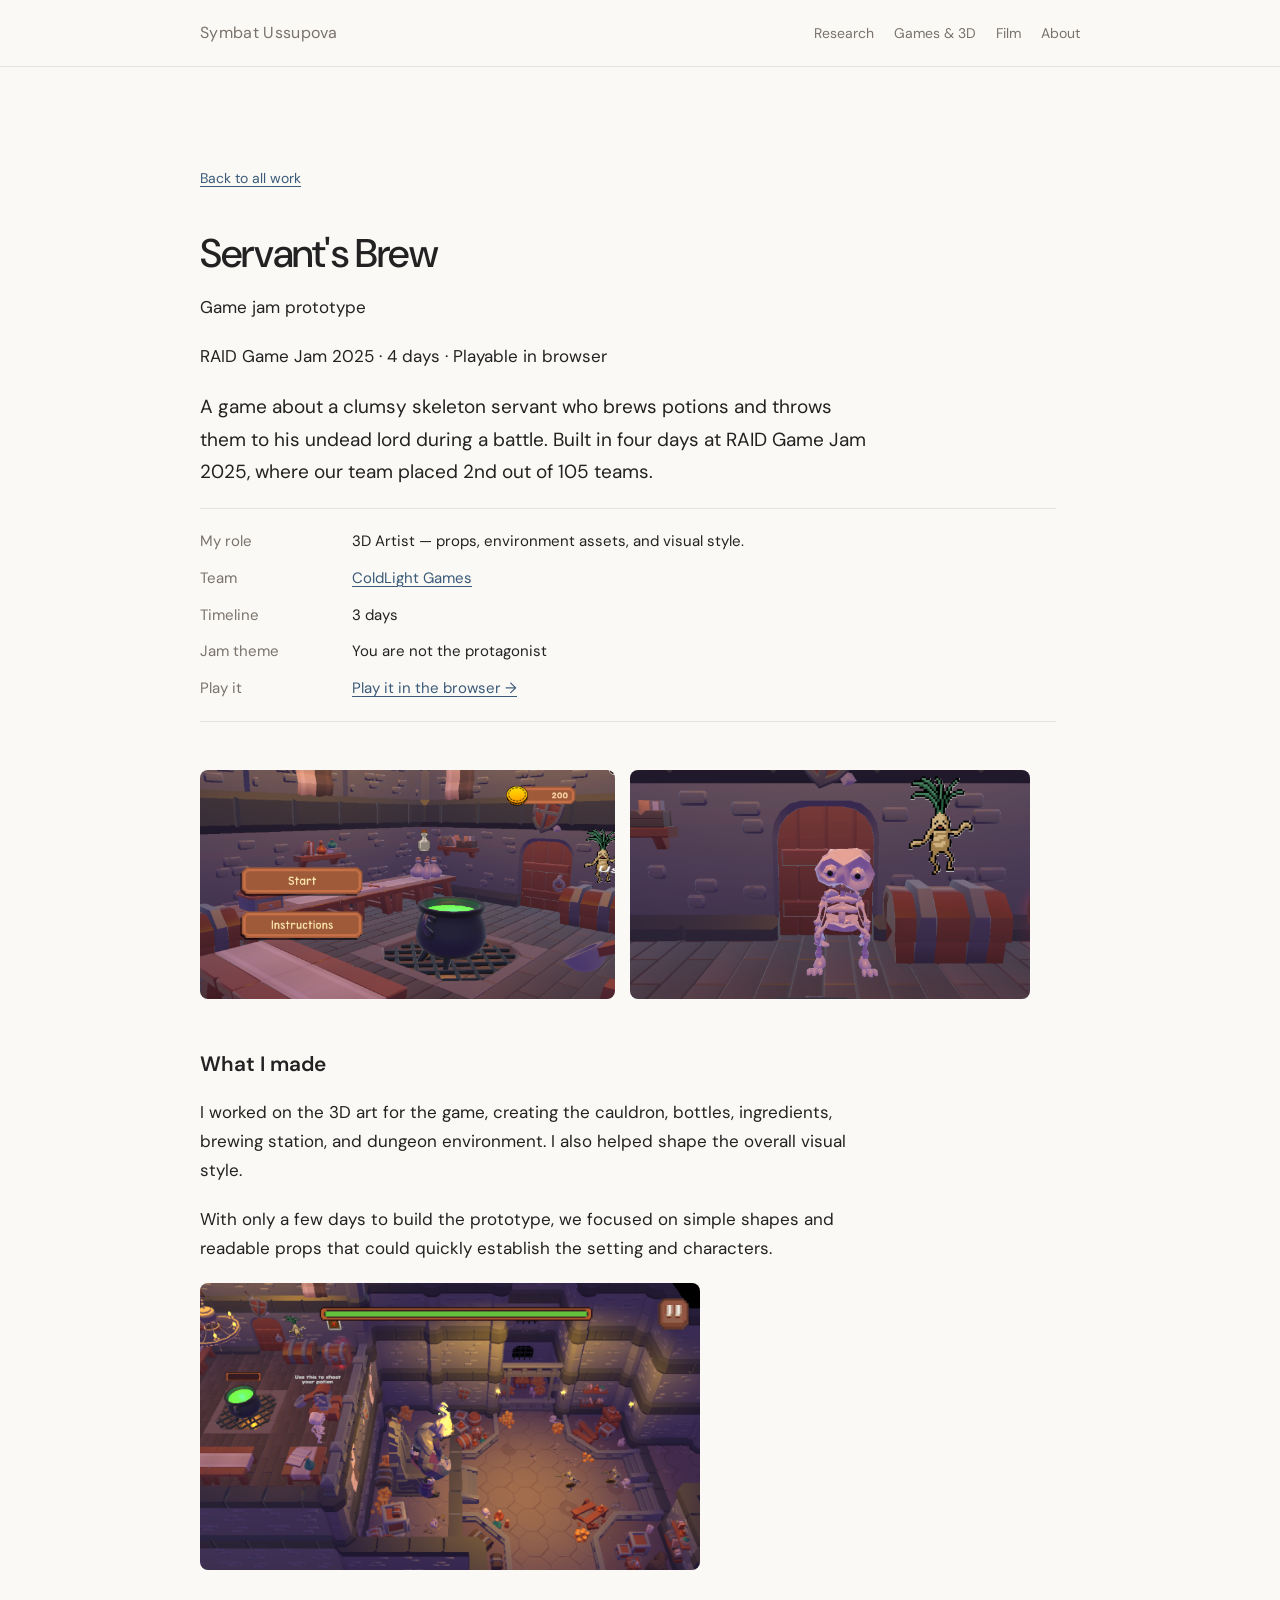
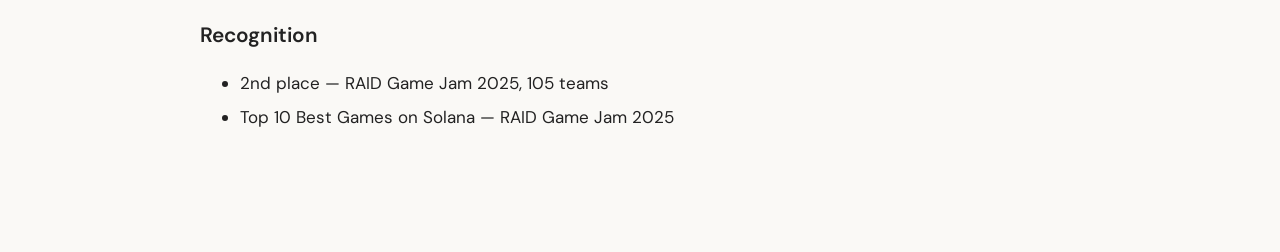
<file: project-jam (1).html>
<!DOCTYPE html>
<!--
  ============================================================================
  СТРАНИЦА SERVANT'S BREW (RAID Game Jam 2025).
  Три слота <div class="slot"> — видны пунктиром, пока картинок нет.
  Вставили изображение — удалите блок slot целиком и поставьте <figure>
  по образцу с других страниц.
  ============================================================================
-->
<html lang="en">
<head>
<meta charset="utf-8">
<meta name="viewport" content="width=device-width, initial-scale=1">
<title>Servant's Brew — Symbat Ussupova</title>
<meta name="description" content="A potion-brewing game built in four days at RAID Game Jam 2025. Second place out of 105 teams.">
<link rel="preconnect" href="https://fonts.googleapis.com">
  <link rel="preconnect" href="https://fonts.gstatic.com" crossorigin>
  <link href="https://fonts.googleapis.com/css2?family=DM+Sans:ital,opsz,wght@0,9..40,400;0,9..40,500;0,9..40,600&display=swap" rel="stylesheet">
<link rel="stylesheet" href="style.css">
</head>

<body>

<header class="masthead">
  <div class="masthead__inner">
    <a class="wordmark" href="index.html">Symbat Ussupova</a>
    <nav aria-label="Sections">
      <a href="index.html#research">Research</a>
      <a href="index.html#games">Games &amp; 3D</a>
      <a href="index.html#film">Film</a>
      <a href="index.html#about">About</a>
    </nav>
  </div>
</header>
<div class="article-wrapper">
<main class="project">

  <a class="project__back" href="index.html">Back to all work</a>

  <h1 class="project__title">Servant's Brew</h1>

  <p class="project__subtitle">Game jam prototype</p>

  <p class="project__meta">RAID Game Jam 2025 · 4 days · Playable in browser</p>

  <p class="project__summary">
    A game about a clumsy skeleton servant who brews potions and throws them to his undead lord during a battle. Built in four days at RAID Game Jam 2025, where our team placed 2nd out of 105 teams.
  </p>

  <!-- ==========================================================
       СЛОТ 1 — БАННЕР ИГРЫ во всю ширину.
       Готовый файл уже есть:
       https://cloud.idosgames.com/drive/img/PGV4MWBY/main-banner.png
       Скачайте, сожмите на squoosh.app до 300 КБ,
       положите в images/jam-cover.webp
       ========================================================== -->


  <dl class="facts">
    <div><dt>My role</dt><dd>3D Artist — props, environment assets, and visual style.</dd></div>
    <div><dt>Team</dt><dd><a href="project-pharos.html">ColdLight Games</a></dd></div>
    <div><dt>Timeline</dt><dd>3 days</dd></div>
        <div><dt>Jam theme</dt><dd>You are not the protagonist</dd></div>
    <div><dt>Play it</dt><dd><a href="https://idosgames.com/en/app/PGV4MWBY/">Play it in the browser &rarr;</a></dd></div>
  </dl>

  <!-- ==========================================================
       СЛОТ 2 — ГЕЙМПЛЕЙ.
       Гифка на 5–10 секунд работает здесь лучше статичных кадров:
       варка зелья и бросок. Если гифки нет — 2–3 скриншота.
       ========================================================== -->
  <div class="slot">
    <img src="images\servbrew1.png" width="415" height="310" alt="Пример" loading="lazy">
        <img src="images\servbrew2.png" width="400" height="300" alt="Пример" loading="lazy">

  </div>

  <h2>What I made</h2>
  <p>
    I worked on the 3D art for the game, creating the cauldron, bottles, ingredients, brewing station, and dungeon environment. I also helped shape the overall visual style.
  </p>
  <p>
    With only a few days to build the prototype, we focused on simple shapes and readable props that could quickly establish the setting and characters.
  </p>

  <!-- ==========================================================
       СЛОТ 3 — ВАШИ АССЕТЫ. Главное место на странице: здесь видно
       вашу работу отдельно от командной. Один лист со всеми пропсами
       вместе работает лучше, чем разрозненные рендеры.
       ========================================================== -->
  <div class="slot">
    <p class="slot__label"><img src="images\servbrew3.png" width="500" height="300" alt="Пример" loading="lazy">
</p>
  </div>

  <h2>Recognition</h2>
  <ul>
    <li>2nd place — RAID Game Jam 2025, 105 teams</li>
    <li>Top 10 Best Games on Solana — RAID Game Jam 2025</li>
  </ul>

</main>
</div>

</body>
</html>
</file>
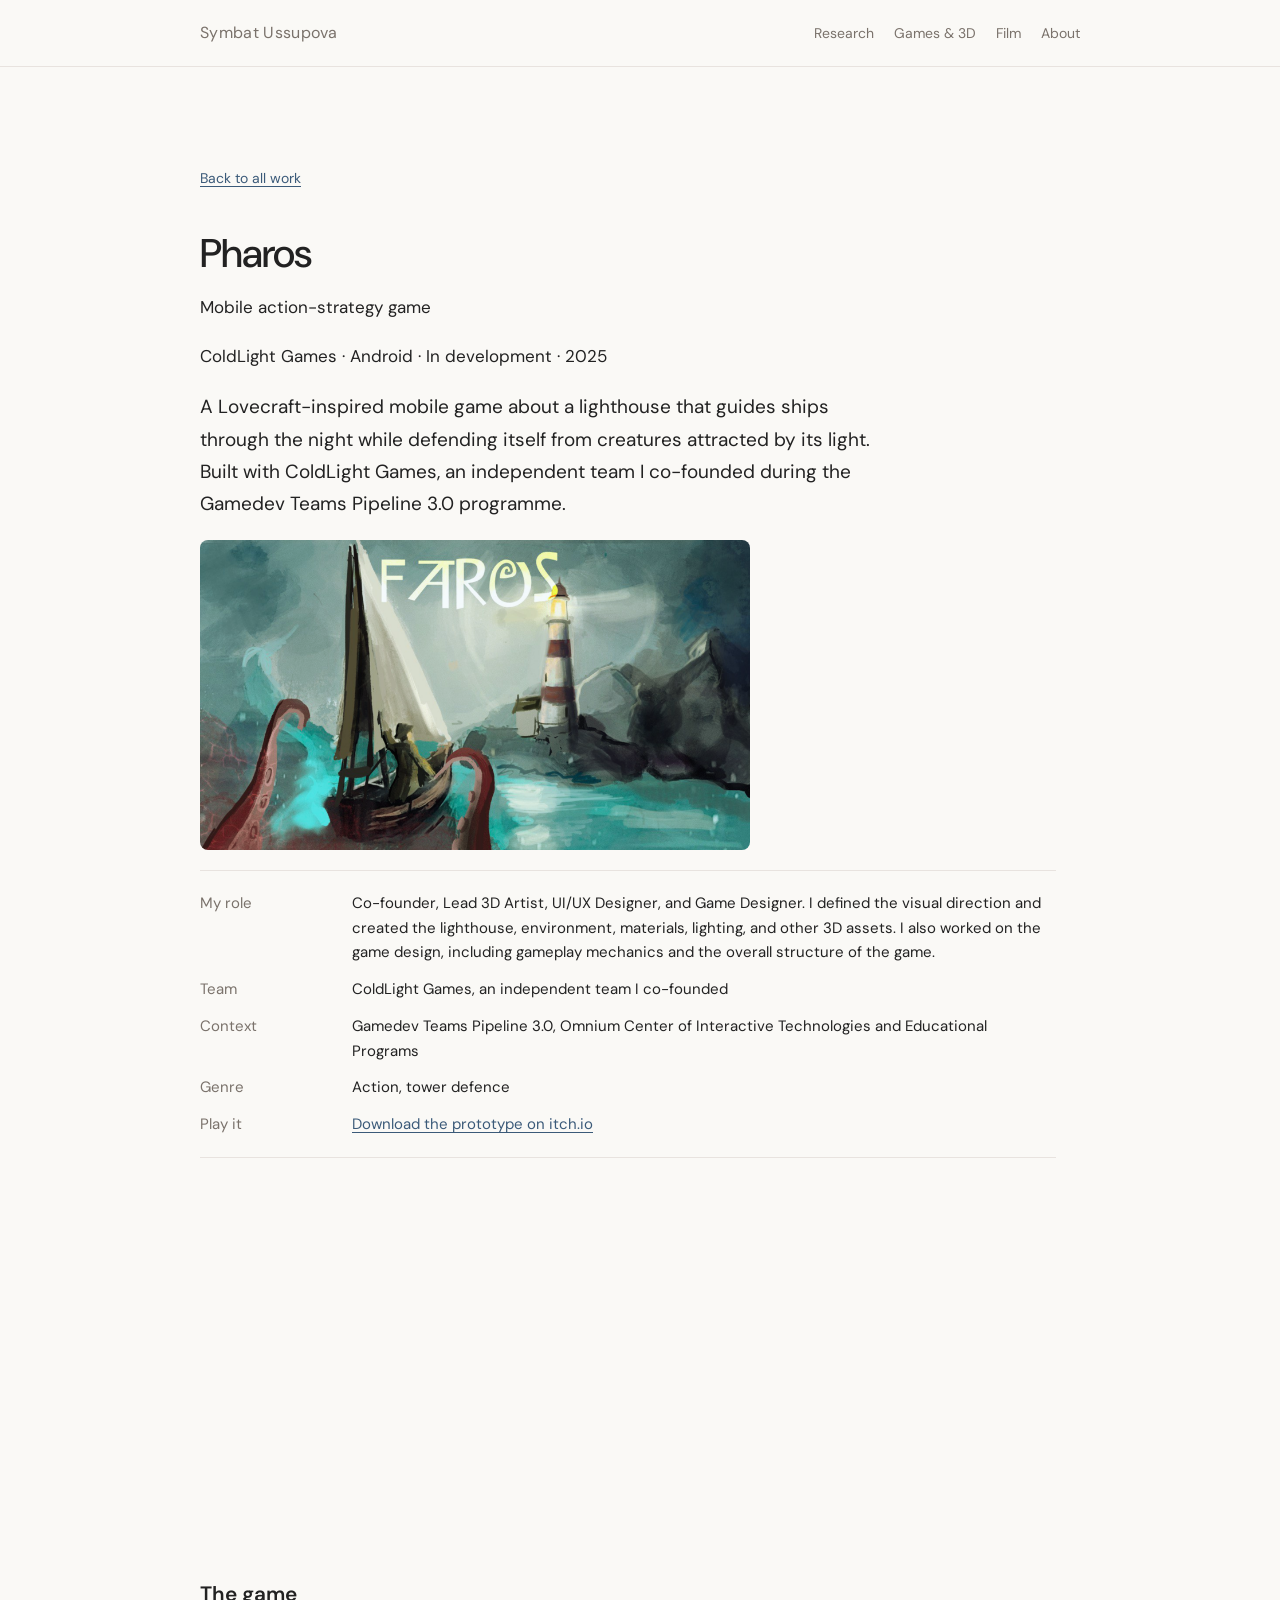
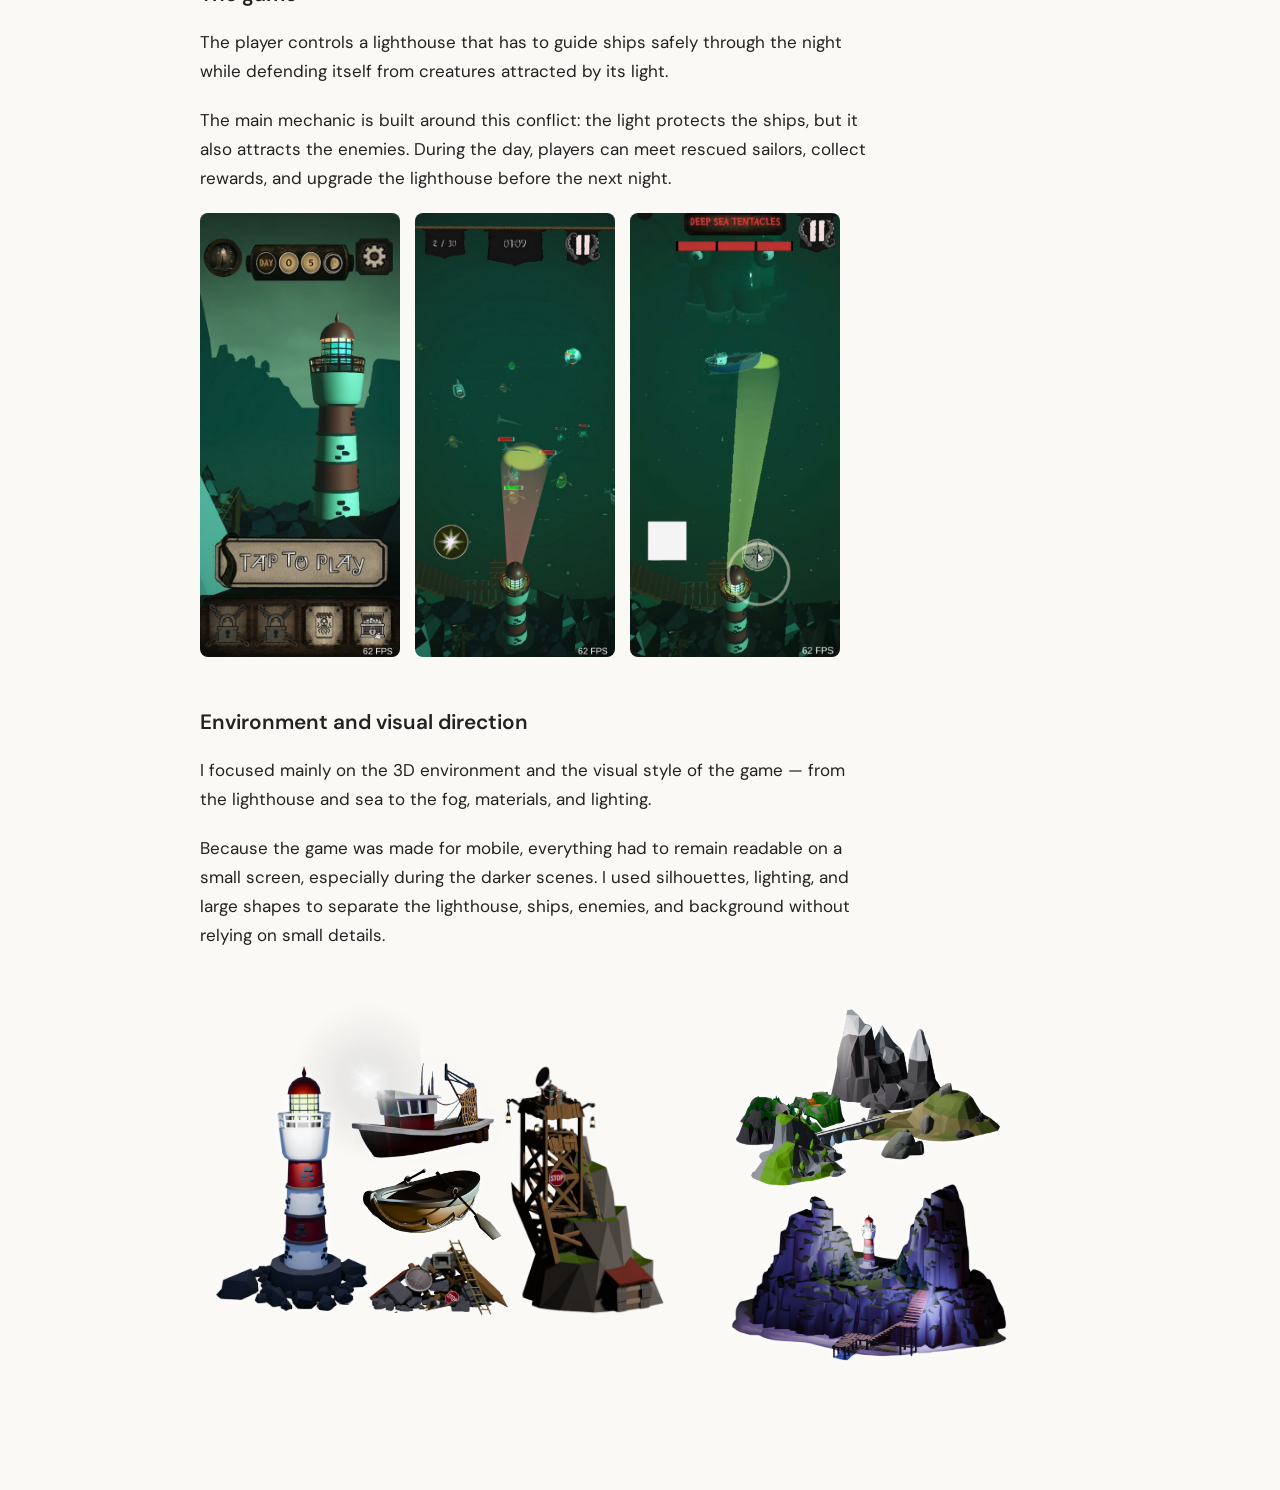
<file: project-pharos.html>
<!DOCTYPE html>
<!--
  ============================================================================
  СТРАНИЦА PHAROS.
  Слоты помечены так же, как на других страницах:
   • <div class="slot"> — пустое место, видно пунктиром. Вставили картинку —
     удалите блок slot целиком и поставьте <figure> по образцу с других страниц.
  Трейлер встроен настоящий, с itch.io. Ничего менять не нужно.
  ============================================================================
-->
<html lang="en">
<head>
<meta charset="utf-8">
<meta name="viewport" content="width=device-width, initial-scale=1">
<title>Pharos — Symbat Ussupova</title>
<meta name="description" content="A Lovecraft-inspired mobile game about a lighthouse that guides ships and holds back what is drawn to the light.">
<link rel="preconnect" href="https://fonts.googleapis.com">
  <link rel="preconnect" href="https://fonts.gstatic.com" crossorigin>
  <link href="https://fonts.googleapis.com/css2?family=DM+Sans:ital,opsz,wght@0,9..40,400;0,9..40,500;0,9..40,600&display=swap" rel="stylesheet">
<link rel="stylesheet" href="style.css">
</head>

<body>

<header class="masthead">
  <div class="masthead__inner">
    <a class="wordmark" href="index.html">Symbat Ussupova</a>
    <nav aria-label="Sections">
      <a href="index.html#research">Research</a>
      <a href="index.html#games">Games &amp; 3D</a>
      <a href="index.html#film">Film</a>
      <a href="index.html#about">About</a>
    </nav>
  </div>
</header>
<div class="article-wrapper">
<main class="project">

  <a class="project__back" href="index.html">Back to all work</a>

  <h1 class="project__title">Pharos</h1>

  <p class="project__subtitle">Mobile action-strategy game</p>

  <p class="project__meta">ColdLight Games · Android · In development · 2025</p>

  <p class="project__summary">
    A Lovecraft-inspired mobile game about a lighthouse that guides ships through the night while defending itself from creatures attracted by its light. Built with ColdLight Games, an independent team I co-founded during the Gamedev Teams Pipeline 3.0 programme.
  </p>

  <!-- ==========================================================
       СЛОТ 1 — ОБЛОЖКА.
       Готовый ключевой арт уже лежит на itch.io:
       https://img.itch.zone/aW1nLzI3Njk5NTMzLnBuZw==/original/fZGyAT.png
       Скачайте, сожмите на squoosh.app до 300 КБ и положите в
       images/pharos-cover.webp
       ========================================================== -->
  <div class="slot">
    <p class="slot__label"><img src="images\pharos.png" width="550" height="500" alt="Пример" loading="lazy"</p>
  </div>
  <p  

  <!-- ===== РЕДАКТИРОВАТЬ: строку My role. Сейчас в ней есть пропуск.
       «Также участвовала в геймдизайне» без конкретики читается слабее,
       чем если этой фразы нет вовсе. Впишите, что именно: какие механики
       предлагали, какие экраны проектировали, что балансировали. ===== -->
  <dl class="facts">
    <div><dt>My role</dt><dd>Co-founder, Lead 3D Artist, UI/UX Designer, and Game Designer. I defined the visual direction and created the lighthouse, environment, materials, lighting, and other 3D assets. I also worked on the game design, including gameplay mechanics and the overall structure of the game.</dd></div>
    <div><dt>Team</dt><dd>ColdLight Games, an independent team I co-founded</dd></div>
    <div><dt>Context</dt><dd>Gamedev Teams Pipeline 3.0, Omnium Center of Interactive Technologies and Educational Programs</dd></div>
    <div><dt>Genre</dt><dd>Action, tower defence</dd></div>
    <div><dt>Play it</dt><dd><a href="https://coldlightgames.itch.io/pharos">Download the prototype on itch.io</a></dd></div>
  </dl>

  <div class="embed">
    <iframe width="560" height="315" src="https://www.youtube.com/embed/IIttICfbQYQ?si=fJ7r4Ui-1CAgWqGW" title="YouTube video player" frameborder="0" allow="accelerometer; autoplay; clipboard-write; encrypted-media; gyroscope; picture-in-picture; web-share" referrerpolicy="strict-origin-when-cross-origin" allowfullscreen>
            title="Pharos — trailer"
            allow="accelerometer; clipboard-write; encrypted-media; gyroscope; picture-in-picture"
            allowfullscreen loading="lazy"></iframe>
  </div>

  <h2>The game</h2>
  <p>
   The player controls a lighthouse that has to guide ships safely through the night while defending itself from creatures attracted by its light.
  </p>
  <p>
    The main mechanic is built around this conflict: the light protects the ships, but it also attracts the enemies. During the day, players can meet rescued sailors, collect rewards, and upgrade the lighthouse before the next night.
  </p>

  <!-- ==========================================================
       СЛОТ 2 — СКРИНШОТЫ ИГРОВОГО ПРОЦЕССА.
       Два вертикальных скрина уже есть на itch.io. Лучше — три-четыре
       кадра: ночь с лучом, волна врагов, дневной экран апгрейда.
       ========================================================== -->
  <div class="slot">
  <p class="slot__label">
    <img src="images\pharos1.jpg" width="200" height="300" alt="Пример" loading="lazy">
  </p>
  <p class="slot__label">
    <img src="images\pharos2.jpg" width="200" height="300" alt="Пример" loading="lazy">
  </p>
  <p class="slot__label">
    <img src="images\pharos3.PNG" width="210" height="400" alt="Пример" loading="lazy">
  </p>
</div>

  <h2>Environment and visual direction</h2>
  <p>
    I focused mainly on the 3D environment and the visual style of the game — from the lighthouse and sea to the fog, materials, and lighting.
  </p>
  <p>
    Because the game was made for mobile, everything had to remain readable on a small screen, especially during the darker scenes. I used silhouettes, lighting, and large shapes to separate the lighthouse, ships, enemies, and background without relying on small details.
  </p>

  <!-- ==========================================================
       СЛОТ 3 — ВАША 3D-РАБОТА. Самое важное место на странице:
       именно здесь видно, что сделали лично вы, а не команда.
       Модели, текстуры, рендеры окружения, вид из Blender.
       Подписывайте каждое: что это и что делали вы.
       ========================================================== -->
  <div class="slot">
    <p class="slot__label">
      <img src="images\Pharos MVP, копия, копия.svg" width="500" height="300" alt="Пример" loading="lazy"></p>
      <p class="slot__label">
    <img src="images\Pharos MVP, копия, копия2.svg" width="300" height="300" alt="Пример" loading="lazy">
  </p>
  </div>


</main>
</div>

</body>
</html>
</file>
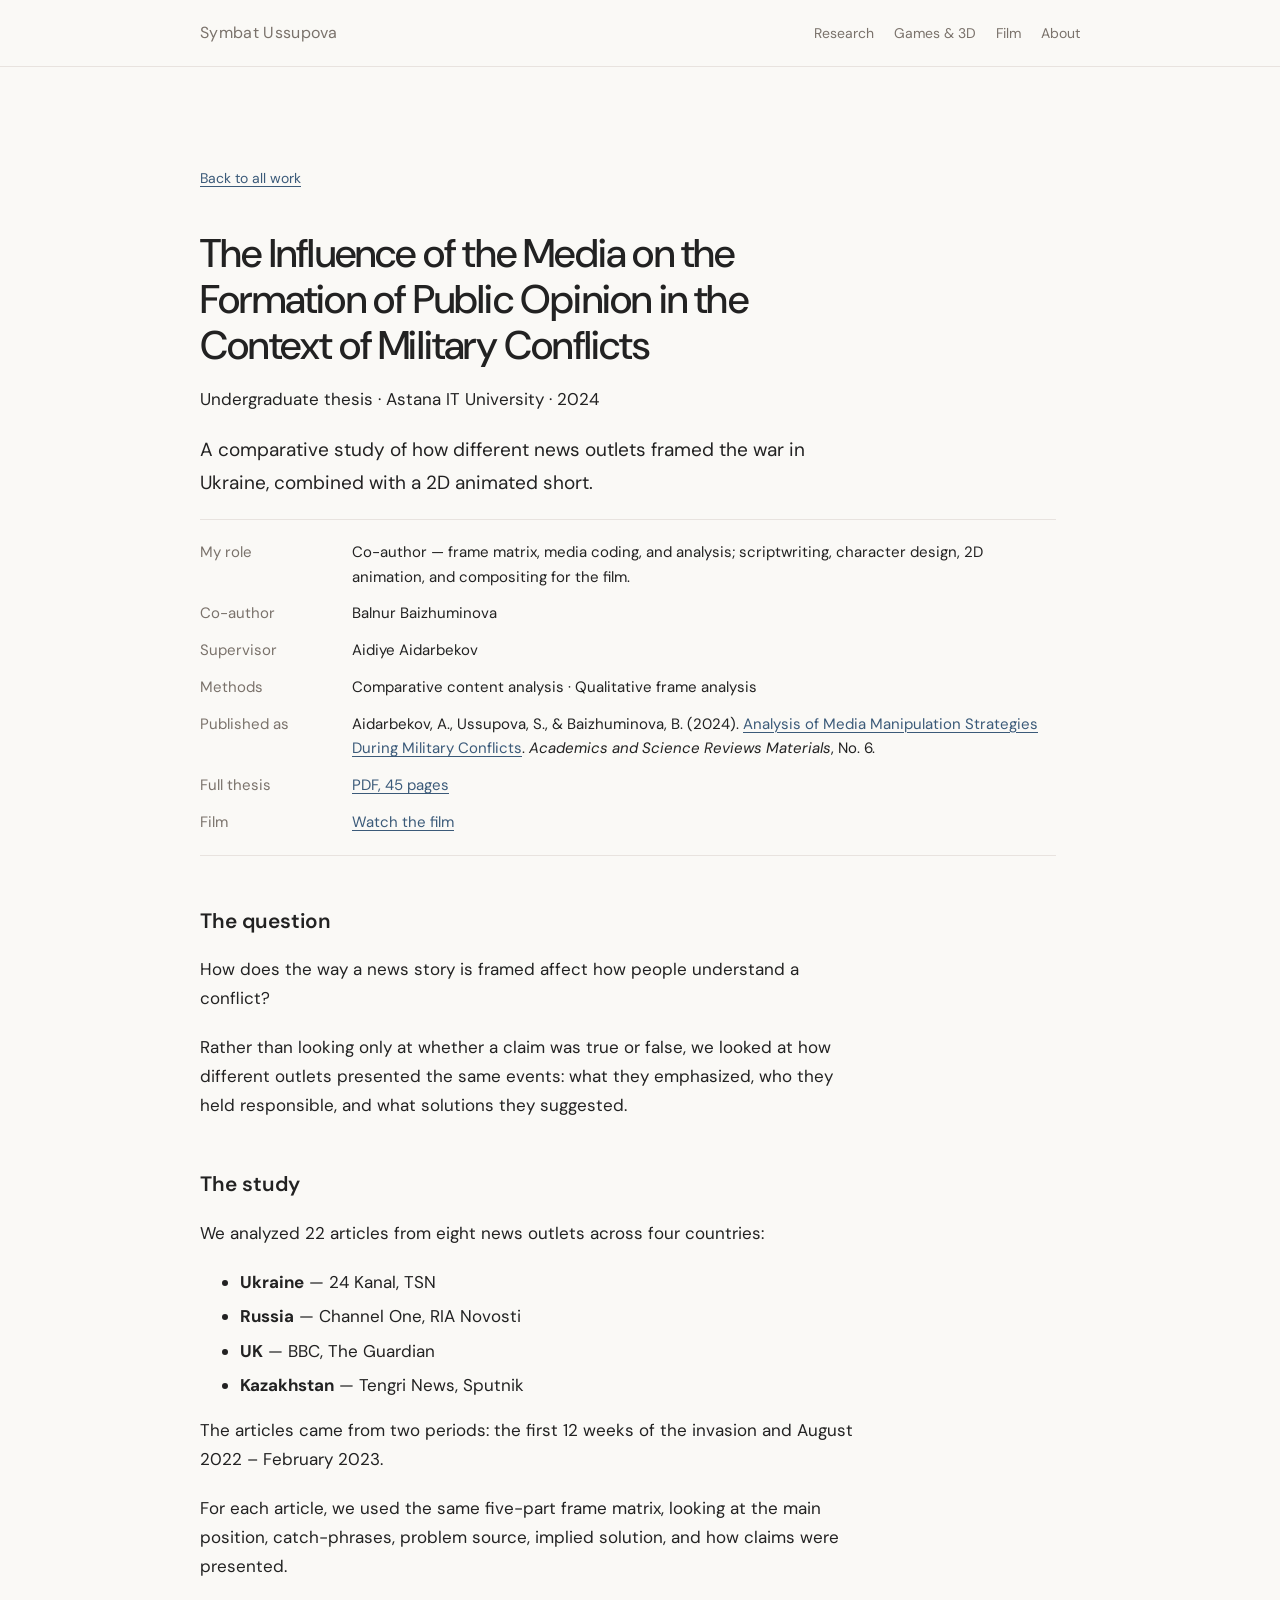
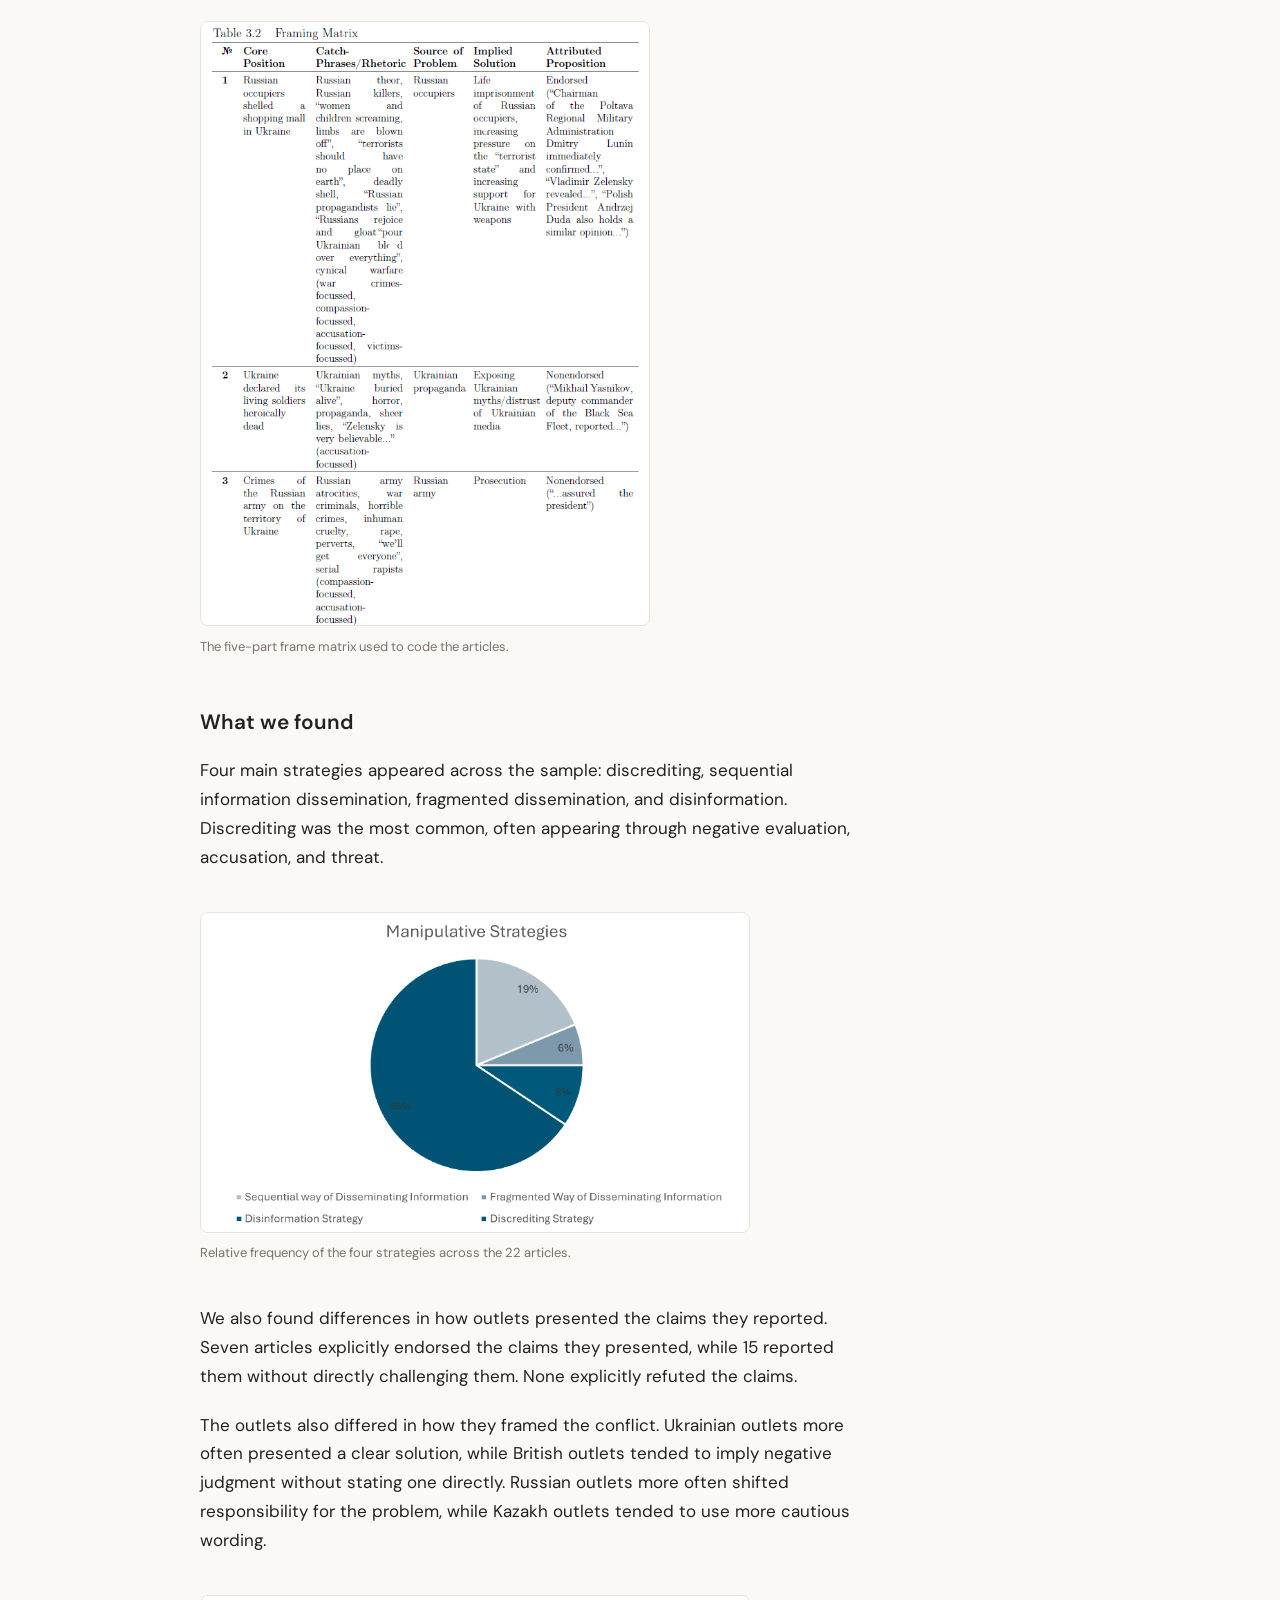
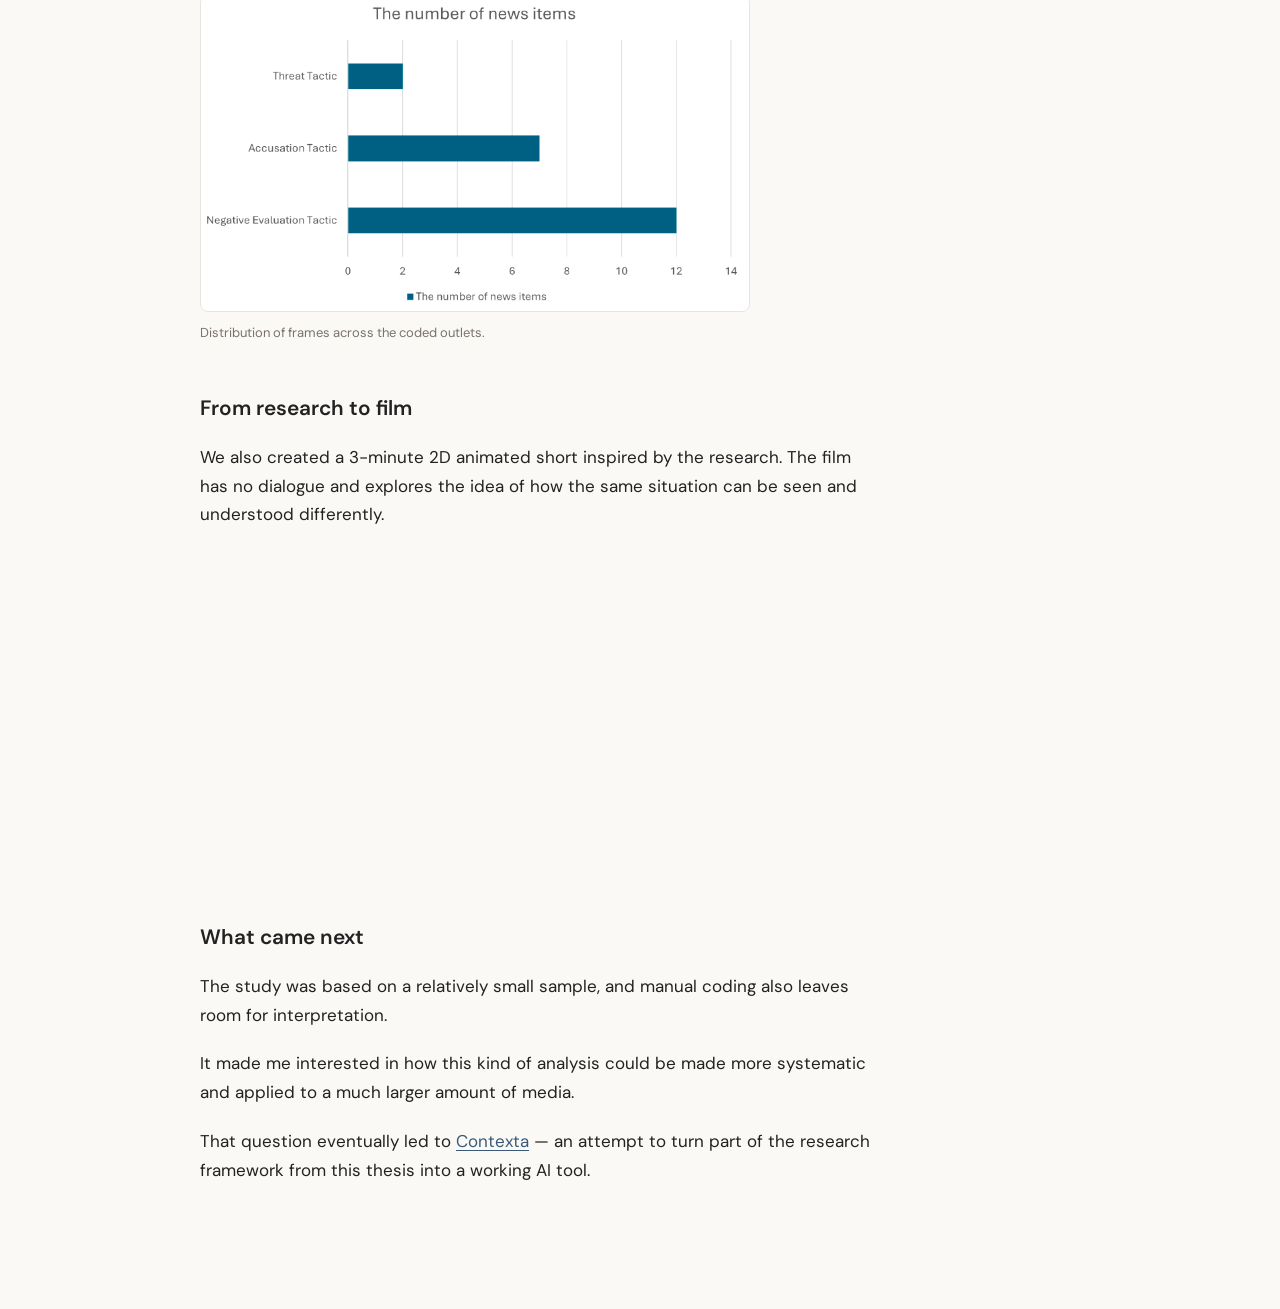
<file: project-thesis.html>
<!DOCTYPE html>
<!--
  ============================================================================
  СТРАНИЦА ДИПЛОМНОЙ РАБОТЫ

  Текст — ваш, я его не переписывал.
  Все места под изображения помечены. Их два вида:

  1. <figure> — уже стоит настоящая картинка, извлечённая из вашего PDF.
     Комментарий над ней говорит, чем её можно заменить на более сильную.

  2. <div class="slot"> — пустое место. На сайте оно видно пунктирной рамкой
     с подписью, что туда положить. Когда вставите картинку — УДАЛИТЕ весь
     блок slot целиком и поставьте на его место <figure> по образцу.

  PDF диплома лежит в files/ и стоит одной ссылкой. Так и должно быть:
  45 страниц никто не откроет, страница должна работать сама.
  ============================================================================
-->
<html lang="en">
<head>
<meta charset="utf-8">
<meta name="viewport" content="width=device-width, initial-scale=1">
<title>Framing a War — Symbat Ussupova</title>
<meta name="description" content="A comparative study of how eight news outlets across four countries covered the war in Ukraine, with a 2D animated short based on the findings.">
<link rel="preconnect" href="https://fonts.googleapis.com">
  <link rel="preconnect" href="https://fonts.gstatic.com" crossorigin>
  <link href="https://fonts.googleapis.com/css2?family=DM+Sans:ital,opsz,wght@0,9..40,400;0,9..40,500;0,9..40,600&display=swap" rel="stylesheet">
<link rel="stylesheet" href="style.css">
</head>

<body>

<header class="masthead">
  <div class="masthead__inner">
    <a class="wordmark" href="index.html">Symbat Ussupova</a>
    <nav aria-label="Sections">
      <a href="index.html#research">Research</a>
      <a href="index.html#games">Games &amp; 3D</a>
      <a href="index.html#film">Film</a>
      <a href="index.html#about">About</a>
    </nav>
  </div>
</header>
<div class="article-wrapper">
<main class="project">

  <a class="project__back" href="index.html">Back to all work</a>

  <h1 class="project__title">The Influence of the Media on the Formation of Public Opinion in the Context
    of Military Conflicts</h1>

  <p class="project__meta">Undergraduate thesis · Astana IT University · 2024</p>

  <p class="project__summary">
   A comparative study of how different news outlets framed the war in Ukraine, combined with a 2D animated short.
  </p>


  <!-- ==========================================================
       СЛОТ 1 — ГЛАВНОЕ ИЗОБРАЖЕНИЕ СТРАНИЦЫ.
       Оно же обложка проекта на главной. Лучший кандидат — кадр
       из фильма: две версии одного события рядом, если такой кадр
       есть. Он объясняет работу быстрее любого текста.
       Второй вариант — фон поля боя (images/thesis-background.webp).
       ========================================================== -->

  <dl class="facts">
    <div><dt>My role</dt><dd>Co-author — frame matrix, media coding, and analysis; scriptwriting, character design, 2D animation, and compositing for the film.</dd></div>
    <div><dt>Co-author</dt><dd>Balnur Baizhuminova</dd></div>
    <div><dt>Supervisor</dt><dd>Aidiye Aidarbekov</dd></div>
    <div><dt>Methods</dt><dd>Comparative content analysis · Qualitative frame analysis</dd></div>
    <div><dt>Published as</dt><dd>Aidarbekov, A., Ussupova, S., &amp; Baizhuminova, B. (2024). <a href="https://ojs.publisher.agency/index.php/ASCRM/article/view/3502">Analysis of Media Manipulation Strategies During Military Conflicts</a>. <em>Academics and Science Reviews Materials</em>, No.&nbsp;6.</dd></div>
    <div><dt>Full thesis</dt><dd><a href="files/Thesis_Symbat_Balnur.pdf">PDF, 45 pages</a></dd></div>
    <div><dt>Film</dt><dd><!-- РЕДАКТИРОВАТЬ: ссылка на YouTube или Vimeo --><a href="https://youtu.be/OidwisdOoSg?si=TAqapPc4dcQbXK3W">Watch the film</a></dd></div>
  </dl>

  <h2>The question</h2>
  <p>
    How does the way a news story is framed affect how people understand a conflict?
  </p>
  <p>
    Rather than looking only at whether a claim was true or false, we looked at how different outlets presented the same events: what they emphasized, who they held responsible, and what solutions they suggested.
  </p>

  <h2>The study</h2>
  <p>
    We analyzed 22 articles from eight news outlets across four countries:
  </p>
  <ul>
    <li><strong>Ukraine</strong> — 24 Kanal, TSN</li>
    <li><strong>Russia</strong> — Channel One, RIA Novosti</li>
    <li><strong>UK</strong> — BBC, The Guardian</li>
    <li><strong>Kazakhstan</strong> — Tengri News, Sputnik</li>
  </ul>
  <p>
    The articles came from two periods: the first 12 weeks of the invasion and
    August 2022 – February 2023.
  </p>
  <p>
    For each article, we used the same five-part frame matrix, looking at the main position, catch-phrases, problem source, implied solution, and how claims were presented.
  </p>
  <!-- ==========================================================
       ФРЕЙМ-МАТРИЦА. Извлечена из Table 3.2 вашего диплома.
       Это лучший артефакт на всей странице: он показывает не вывод,
       а метод. Если сделаете чистую перерисованную версию таблицы
       в Figma — заменяйте, скан из PDF читается хуже.
       ========================================================== -->
  <figure>
    <img src="images\framing_matrix.png" width="450" height="500" alt="Пример" loading="lazy"
         alt="The framing matrix: a table with columns for core position, catch-phrases and rhetoric, source of problem, implied solution, and attributed proposition.">
    <figcaption>
      The five-part frame matrix used to code the articles.
    </figcaption>
  </figure>

  <h2>What we found</h2>
  <p>
    Four main strategies appeared across the sample: discrediting, sequential information dissemination, fragmented dissemination, and disinformation. Discrediting was the most common, often appearing through negative evaluation, accusation, and threat.
  </p>

  <!-- ==========================================================
       ДИАГРАММА СТРАТЕГИЙ. Figure 4.1 из диплома.
       ЗАМЕЧАНИЕ: диаграмма показывает проценты, а в тексте выше цифр
       нет. Читатель увидит числа на картинке — либо назовите их в
       тексте, либо перерисуйте диаграмму без процентов.
       ========================================================== -->
  <figure>
    <img src="images\piechart.png"  width="550" height="500" alt="Пример" loading="lazy"
         alt="Pie chart showing the relative frequency of the four manipulative strategies identified in the sample.">
    <figcaption>
      Relative frequency of the four strategies across the 22 articles.
    </figcaption>
  </figure>

  <p>
    We also found differences in how outlets presented the claims they reported. Seven articles explicitly endorsed the claims they presented, while 15 reported them without directly challenging them. None explicitly refuted the claims.
  </p>
  <p>
    The outlets also differed in how they framed the conflict. Ukrainian outlets more often presented a clear solution, while British outlets tended to imply negative judgment without stating one directly. Russian outlets more often shifted responsibility for the problem, while Kazakh outlets tended to use more cautious wording.
  </p>

  <!-- ==========================================================
       РАСПРЕДЕЛЕНИЕ ФРЕЙМОВ ПО ИЗДАНИЯМ. Figure 3.1 из диплома.
       Стоит здесь, потому что абзац выше как раз про различия между
       странами, и график их показывает.
       ========================================================== -->
  <figure>
    <img src="images\barchart.png" width="550" height="500" alt="Пример" loading="lazy"
         alt="Stacked bar chart showing which reinforcing frames appeared in which of the eight newspapers.">
    <figcaption>
      Distribution of frames across the coded outlets.
    </figcaption>
  </figure>

  <h2>From research to film</h2>
  <p>
    We also created a 3-minute 2D animated short inspired by the research. The film has no dialogue and explores the idea of how the same situation can be seen and understood differently.
  </p>
 <div class="embed">
    <iframe width="560" height="315" src="https://www.youtube.com/embed/OidwisdOoSg?si=EBbO2sOhDMgnxHiS" title="YouTube video player" frameborder="0" allow="accelerometer; autoplay; clipboard-write; encrypted-media; gyroscope; picture-in-picture; web-share" referrerpolicy="strict-origin-when-cross-origin" allowfullscreen></iframe>
  </div>

  <h2>What came next</h2>
  <p>
    The study was based on a relatively small sample, and manual coding also leaves room for interpretation.
  </p>
  <p>
    It made me interested in how this kind of analysis could be made more systematic and applied to a much larger amount of media.
  </p>
  <p>
    That question eventually led to <a href="project-contexta.html">Contexta</a> — an attempt to turn part of the research framework from this thesis into a working AI tool.
  </p>

</main>
</div>

</body>
</html>
</file>
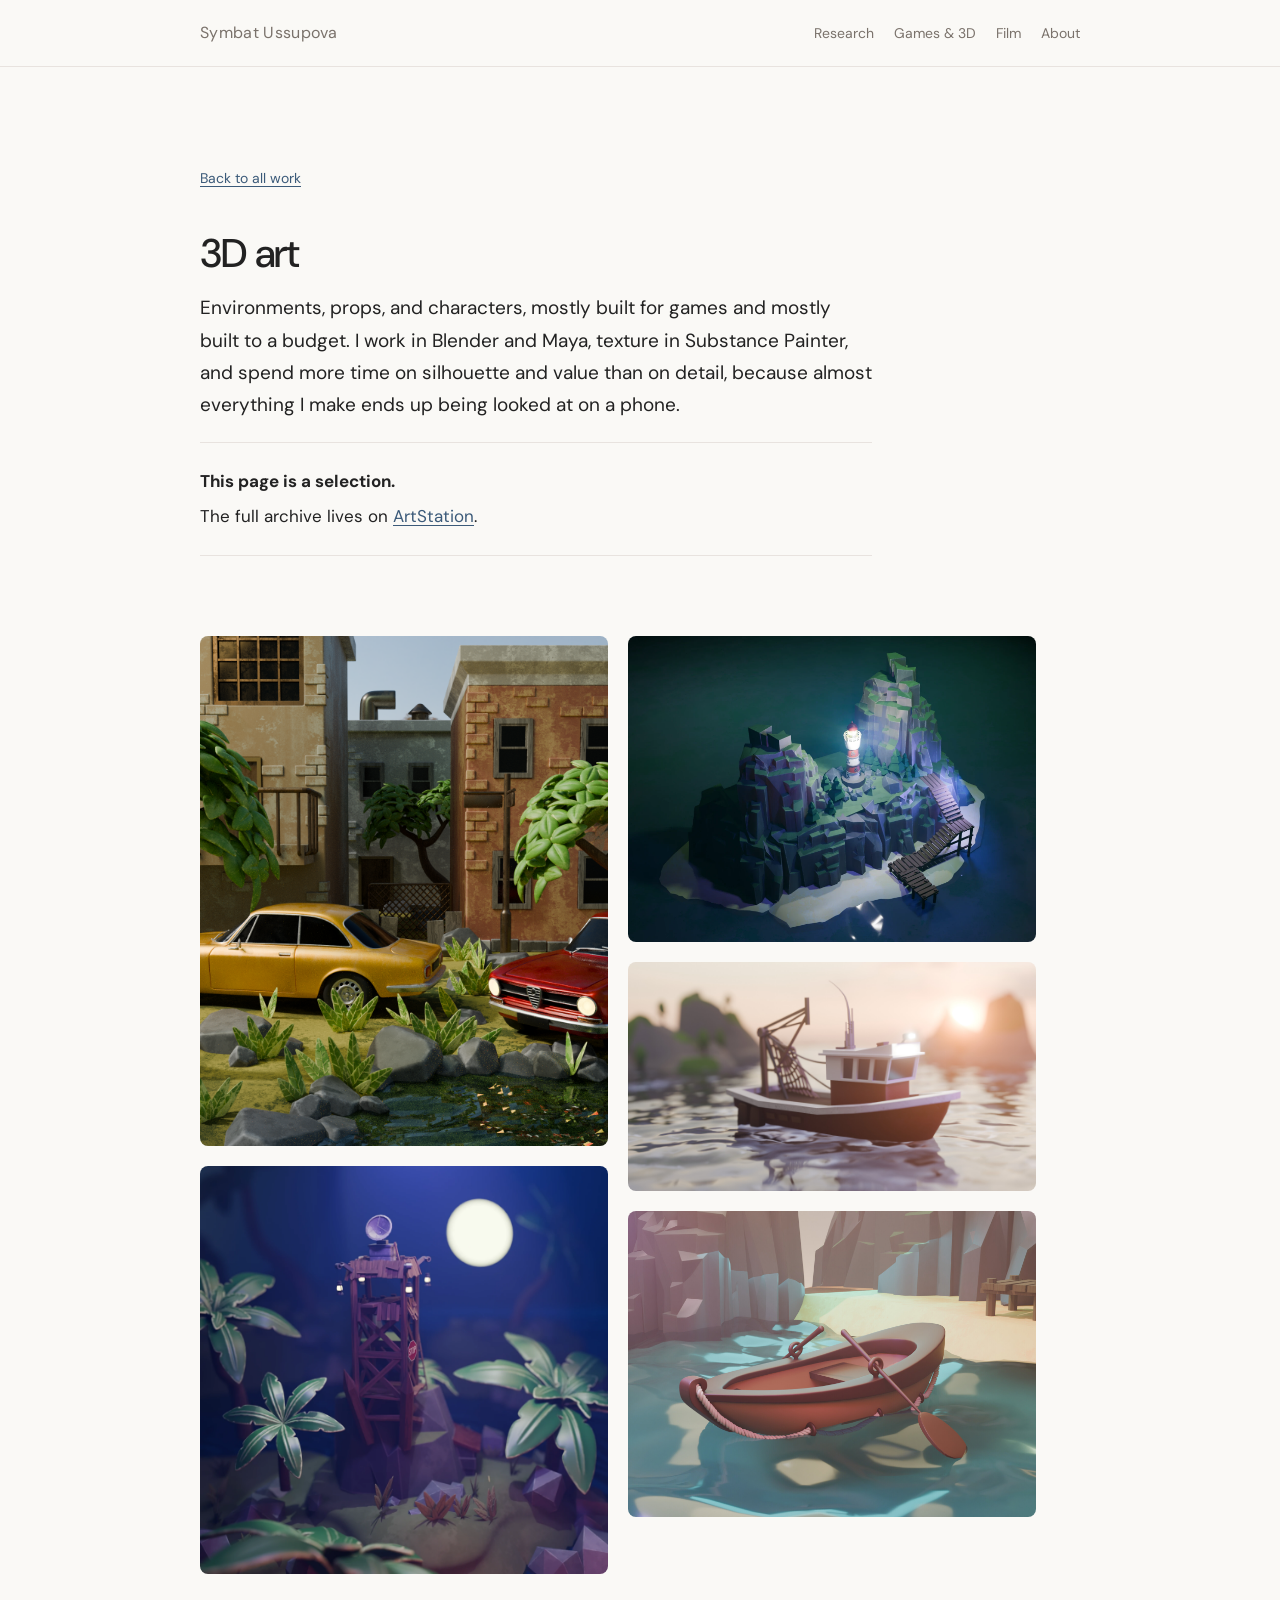
<file: work-3d.html>
<!DOCTYPE html>
<!--
  ============================================================================
  ГАЛЕРЕЯ 3D-РАБОТ

  КАК ДОБАВИТЬ РАБОТУ
  Скопируйте один блок <figure>…</figure> целиком и замените в нём три вещи:
    1. href — путь к полноразмерной картинке (открывается по клику)
    2. src  — тот же путь
    3. alt и подпись
  Больше ничего менять не нужно, сетка подстроится сама.

  ЧТОБЫ РАБОТА ЗАНЯЛА ВСЮ ШИРИНУ — допишите класс wide:
    <figure class="wide">

  ПОДПИСИ. Не пишите «Blender render». Пишите, что это и какую задачу
  решали: «Маяк, 4k трис, запечённые текстуры для мобильного рендера».
  Подпись — это половина ценности работы в глазах проверяющего.

  КАРТИНКИ. Ширина 1600 px, сжать на squoosh.app до 300 КБ, класть в images/.
  Имена файлов латиницей без пробелов.
  ============================================================================
-->
<html lang="en">
<head>
<meta charset="utf-8">
<meta name="viewport" content="width=device-width, initial-scale=1">
<title>3D work — Symbat Ussupova</title>
<meta name="description" content="Selected 3D environments, props, and character work by Symbat Ussupova.">
<link rel="preconnect" href="https://fonts.googleapis.com">
  <link rel="preconnect" href="https://fonts.gstatic.com" crossorigin>
  <link href="https://fonts.googleapis.com/css2?family=DM+Sans:ital,opsz,wght@0,9..40,400;0,9..40,500;0,9..40,600&display=swap" rel="stylesheet">
<link rel="stylesheet" href="style.css">
</head>

<body>

<header class="masthead">
  <div class="masthead__inner">
    <a class="wordmark" href="index.html">Symbat Ussupova</a>
    <nav aria-label="Sections">
      <a href="index.html#research">Research</a>
      <a href="index.html#games">Games &amp; 3D</a>
      <a href="index.html#film">Film</a>
      <a href="index.html#about">About</a>
    </nav>
  </div>
</header>
<div class="article-wrapper">
<main class="project">

  <a class="project__back" href="index.html">Back to all work</a>

  <h1 class="project__title">3D art</h1>

  <!-- ===== РЕДАКТИРОВАТЬ: два-три предложения своими словами.
       Скажите, что вас интересует в 3D, а не что вы умеете.
       Ниже честный черновик — перепишите. ===== -->
  <p class="project__summary">
    Environments, props, and characters, mostly built for games and mostly built
    to a budget. I work in Blender and Maya, texture in Substance Painter, and
    spend more time on silhouette and value than on detail, because almost
    everything I make ends up being looked at on a phone.
  </p>

  <!-- ===== ССЫЛКА НА ARTSTATION.
       Стоит высоко и намеренно: здесь отобранное, там всё.
       Замените адрес на свой. ===== -->
  <div class="offsite">
    <p><strong>This page is a selection.</strong></p>
    <p>
      The full archive lives on
      <a href="https://www.artstation.com/symbbart">ArtStation</a>.
    </p>
  </div>

  <div class="portfolio-masonry">
  <div class="gallery-item"><img src="images\сar.png" alt="..."></div>
  <div class="gallery-item"><img src="images\symbat-ussupova-tower2.webp" alt="..."></div>
  <div class="gallery-item"><img src="images\symbat-ussupova-cliff1.webp" alt="..."></div>
  <div class="gallery-item"><img src="images\symbat-ussupova-boat2-4.jpg" alt="..."></div>
  <div class="gallery-item"><img src="images\symbat-ussupova-boat5.jpg" alt="..."></div>

</div>


   

</main>
</div>
</body>
</html>
</file>
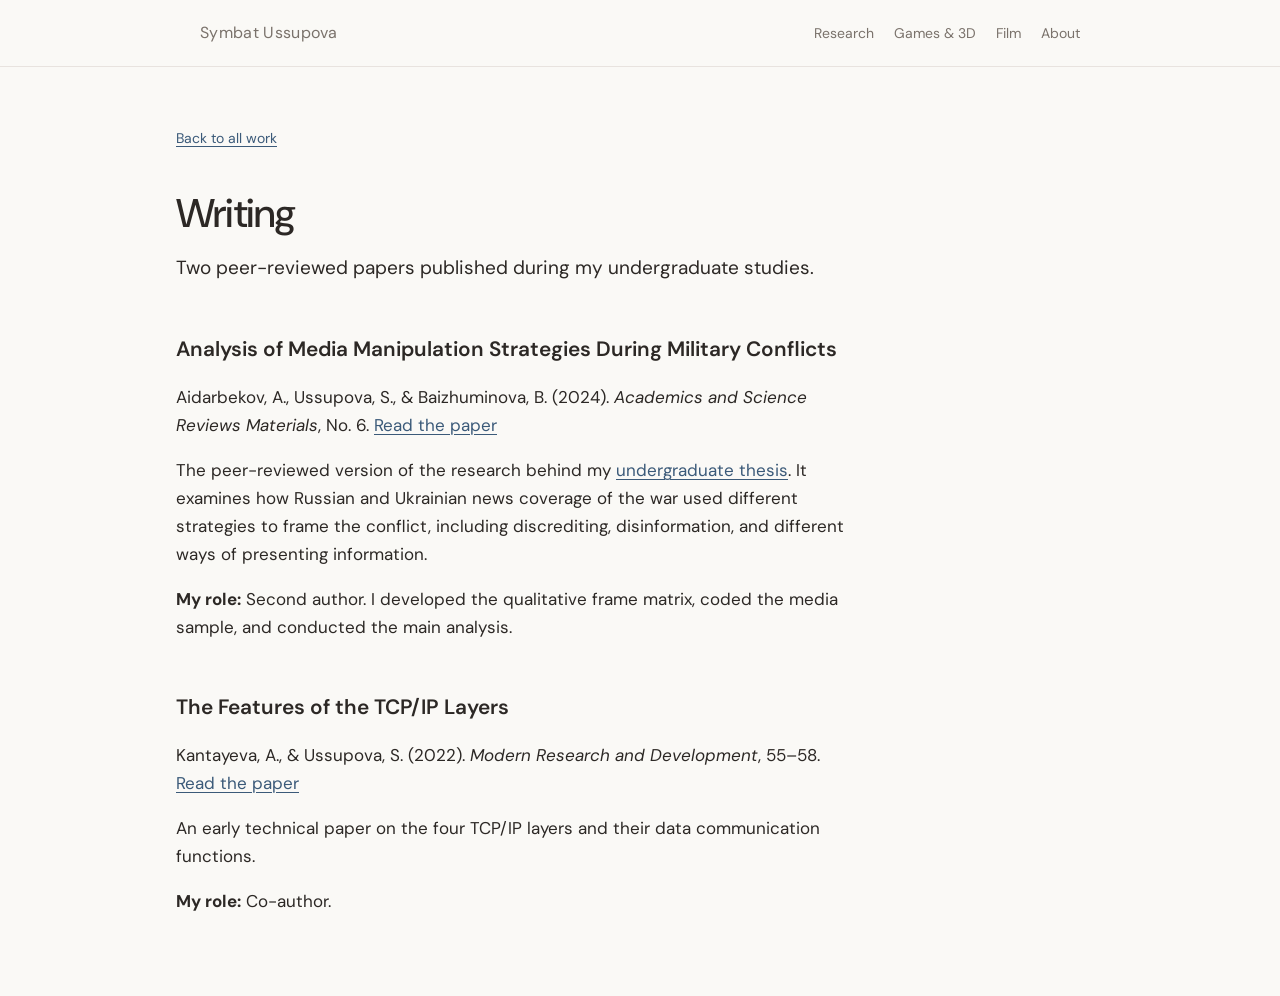
<file: writing.html>
<!DOCTYPE html>
<!--
  ============================================================================
  СТРАНИЦА ПУБЛИКАЦИЙ — намеренно короткая.
  Публикации не разбирают как проекты: название, выходные данные, ссылка и
  две фразы о содержании. Картинок здесь быть не должно.

  Чтобы добавить третью публикацию — скопируйте блок <div class="pub">…</div>
  целиком и замените текст. Порядок: новые сверху.
  ============================================================================
-->
<html lang="en">
<head>
<meta charset="utf-8">
<meta name="viewport" content="width=device-width, initial-scale=1">
<title>Writing — Symbat Ussupova</title>
<meta name="description" content="Two peer-reviewed papers on media manipulation strategies and on the TCP/IP layers.">
<link rel="preconnect" href="https://fonts.googleapis.com">
  <link rel="preconnect" href="https://fonts.gstatic.com" crossorigin>
  <link href="https://fonts.googleapis.com/css2?family=DM+Sans:ital,opsz,wght@0,9..40,400;0,9..40,500;0,9..40,600&display=swap" rel="stylesheet">
<link rel="stylesheet" href="style.css">
</head>

<body>

<header class="masthead">
  <div class="masthead__inner">
    <a class="wordmark" href="index.html">Symbat Ussupova</a>
    <nav aria-label="Sections">
      <a href="index.html#research">Research</a>
      <a href="index.html#games">Games &amp; 3D</a>
      <a href="index.html#film">Film</a>
      <a href="index.html#about">About</a>
    </nav>
  </div>
</header>

<main class="project">

  <a class="project__back" href="index.html">Back to all work</a>

  <h1 class="project__title">Writing</h1>

  <p class="project__summary">
    Two peer-reviewed papers published during my undergraduate studies.
  </p>

  <div class="pub">
    <h2 class="pub__title">Analysis of Media Manipulation Strategies During Military Conflicts</h2>
    <p class="pub__cite">
      Aidarbekov, A., Ussupova, S., &amp; Baizhuminova, B. (2024).
      <em>Academics and Science Reviews Materials</em>, No.&nbsp;6.
      <a href="https://ojs.publisher.agency/index.php/ASCRM/article/view/3502">Read the paper</a>
    </p>
    <p>
      The peer-reviewed version of the research behind my
      <a href="project-thesis.html">undergraduate thesis</a>. It examines how Russian and Ukrainian news coverage of the war used different strategies to frame the conflict, including discrediting, disinformation, and different ways of presenting information.
    </p>
    <p>
      <strong>My role:</strong> Second author. I developed the qualitative frame matrix, coded the media sample, and conducted the main analysis.
    </p>
  </div>

  <div class="pub">
    <h2 class="pub__title">The Features of the TCP/IP Layers</h2>
    <p class="pub__cite">
      Kantayeva, A., &amp; Ussupova, S. (2022).
      <em>Modern Research and Development</em>, 55–58.
      <a href="https://elibrary.ru/item.asp?id=48401958">Read the paper</a>
    </p>
    <p>
      An early technical paper on the four TCP/IP layers and their data communication functions.
    </p>
    <p>
      <strong>My role:</strong> Co-author.
    </p>
  </div>

</main>


</body>
</html>
</file>
<file: style.css>
/* ==========================================================================
   Symbat Ussupova — portfolio stylesheet

   Здесь ВСЁ оформление сайта. Один файл на весь сайт.
   Если хотите поменять цвет или шрифт — меняйте только в блоке :root ниже,
   и это изменится сразу на всех страницах.
   ========================================================================== */

:root {
  /* Теплая, "бумажная" палитра, гармонирующая с фото */
  --paper:       #FAF9F6;  /* Жемчужно-молочный оттенок */
  --paper-lift:  #FFFFFF;  /* Чистый белый для карточек работ, чтобы они выделялись */
  --ink:         #2C2825;  /* Цвет темного эспрессо (вместо резкого черного) */
  --ink-soft:    #7A726B;  /* Теплый серый для подписей и дат */
  --rule:        #E8E3DF;  /* Очень мягкие линии разделителей */
  --link:        #3B5A79;  /* Приглушенный синий (перекликается с деталями на фото) */

  /* Подключаем новый живой шрифт */
  --sans: "DM Sans", -apple-system, BlinkMacSystemFont, sans-serif;
  
  --measure: 42rem;
  --gutter: 1.5rem;
}

/* ---- Сброс ------------------------------------------------------------- */
*, *::before, *::after { box-sizing: border-box; }

html { -webkit-text-size-adjust: 100%; }

body {
  margin: 0;
  background: var(--paper);
  color: var(--ink);
  font-family: var(--sans); /* ИМЕННО ЗДЕСЬ нужно поменять на --sans */
  font-size: 1.0625rem;
  line-height: 1.65;
}

img, video { max-width: 100%; height: auto; display: block; }

/* ---- Ссылки ------------------------------------------------------------ */
a {
  color: var(--link);
  text-decoration-thickness: 1px;
  text-underline-offset: 0.18em;
}
a:hover { text-decoration-thickness: 2px; }

/* Видимая рамка при навигации с клавиатуры — обязательна для доступности */
a:focus-visible, button:focus-visible {
  outline: 2px solid var(--link);
  outline-offset: 3px;
}

.skip {
  position: absolute;
  left: -9999px;
}
.skip:focus {
  left: 1rem; top: 1rem;
  z-index: 10;
  background: var(--paper-lift);
  padding: 0.5rem 0.75rem;
}


/* ==========================================================================
   Шапка
   ========================================================================== */
.masthead {
  border-bottom: 1px solid var(--rule);
}

.masthead__inner {
  max-width: 58rem;
  margin: 0 auto;
  padding: 1.25rem var(--gutter);
  display: flex;
  flex-wrap: wrap;
  gap: 0.75rem 1.5rem;
  align-items: baseline;
  justify-content: space-between;
}

.wordmark {
  font-family: var(--sans);
  font-size: 1rem;
  font-weight: 400;           /* Убрали жирность */
  color: var(--ink-soft);     /* Сделали цвет мягким серым, чтобы не спорил с главным заголовком */
  text-decoration: none;
  letter-spacing: 0.02em;
}
.wordmark:hover {
  color: var(--ink);          /* При наведении становится черным */
}

.masthead nav {
  display: flex;
  flex-wrap: wrap;
  gap: 1.25rem;
  font-family: var(--sans);
  font-size: 0.875rem;
}
.masthead nav a { color: var(--ink-soft); text-decoration: none; }
.masthead nav a:hover { color: var(--ink); text-decoration: underline; }

/* ==========================================================================
   Главный экран
   ========================================================================== */
.hero {
  max-width: 58rem;
  margin: 0 auto;
  padding: 4rem var(--gutter) 3.5rem;
}

/* ---- Настройка главного экрана (две колонки) ---- */
.hero__layout {
  display: grid;
  gap: 2rem;
  align-items: center; 
}

/* На широких экранах делаем левую колонку широкой, а правую (фото) фиксированной */
@media (min-width: 60rem) {
  .hero__layout {
    grid-template-columns: 1fr 250px; /* Было 220px, стало 250px */
    gap: 4rem;
  }
}

.hero__pronunciation {
  font-family: var(--sans);
  font-size: 1.1rem;
  color: var(--ink-soft);
  margin-top: -15px;
  margin-bottom: 1.5rem;
}

.pronounce-hint {
  opacity: 0.7;
}

/* ---- Делаем фото аккуратным ---- */
.portrait { 
  margin: 0; 
}

.portrait img {
  width: 100%;
  max-width: 250px;
  aspect-ratio: 4 / 5;
  object-fit: cover;
  border-radius: 16px;                     /* Скругление в тон текстовой карточке */
  border: 1px solid var(--rule);           /* Тонкая рамка-контур */
  box-shadow: 0 10px 30px rgba(44, 40, 37, 0.04); /* Мягкая тень */
  transition: transform 0.4s cubic-bezier(0.16, 1, 0.3, 1), box-shadow 0.4s ease; /* Плавность анимации */
}

.portrait figcaption { 
  font-size: 0.85rem; 
  color: var(--ink-soft); 
  margin-top: 0.75rem; 
  text-align: center; 
}

.portrait img:hover {
  transform: translateY(-4px) scale(1.01);  /* Чуть-чуть приподнимается */
  box-shadow: 0 15px 35px rgba(44, 40, 37, 0.08); /* Тень становится глубже */
}

.hero__standfirst {
  font-family: var(--sans);
  font-size: 0.875rem;
  color: var(--ink-soft);
  margin: 0 0 2rem;
}

.hero__question {
  font-family: var(--sans);
  font-weight: 500;
  font-size: clamp(1.8rem, 3vw, 2.5rem); /* Уменьшили минимальный, динамический и максимальный размер */
  line-height: 1.1;
  letter-spacing: -0.02em;
  margin: 0 0 0.5rem;
  color: var(--ink);
}

.hero__pronunciation {
  font-family: var(--sans);
  font-size: 1.1rem;
  color: var(--ink-soft);
  margin-top: 0.75rem; /* Добавляем аккуратный воздух сверху (вместо минусового значения) */
  margin-bottom: 2rem;
}

.hero__note {
  max-width: var(--measure);
  margin: 1.5rem 0 0;
  color: var(--ink); /* Меняем бледный --ink-soft на насыщенный --ink */
  font-size: 1.1rem; /* Чуть увеличиваем размер, чтобы интро лучше читалось */
  line-height: 1.6;
}

/* ==========================================================================
   Секции и «оглавление» работ
   ========================================================================== */
.section {
  max-width: 58rem;
  margin: 0 auto;
  padding: 3rem var(--gutter);
  border-top: 1px solid var(--rule);
}

.section__title {
  font-family: var(--sans);
  font-size: 0.875rem;
  font-weight: 600;
  letter-spacing: 0.01em;
  color: var(--ink-soft);
  margin: 0 0 2rem;
}


.index {
  list-style: none;
  margin: 0;
  padding: 0;
  display: grid;
  /* Меняем 320px на 240px. Теперь карточки станут компактнее, и их влезет 3 в ряд */
  grid-template-columns: repeat(auto-fill, minmax(240px, 1fr));
  gap: 3rem 2rem; /* Чуть уменьшили расстояние между рядами */
}

.entry {
  display: flex;
  flex-direction: column;
  padding: 0;
  border-top: none; /* Убираем академические линии */
}
.entry:first-child { border-top: none; padding-top: 0; }

/* ---- Обложка проекта --------------------------------------------------
   Пропорция 16:10 задана здесь и одинакова у всех проектов. Картинка
   обрезается по центру (object-fit: cover), поэтому исходники могут быть
   любого размера — сетка не поедет. Пропорцию менять можно, но тогда
   меняйте её ОДИН раз здесь, а не у отдельных картинок.
   -------------------------------------------------------------------- */
.entry__cover {
  display: block;
  width: 100%;
  margin-bottom: 1.25rem;
  border-radius: 12px;
  overflow: hidden;
  box-shadow: 0 4px 15px rgba(0,0,0,0.04); /* Легкая тень */
  transition: transform 0.3s ease, box-shadow 0.3s ease; /* Плавность */
}

.entry__cover img {
  width: 100%;
  aspect-ratio: 16 / 10;
  object-fit: cover;
  display: block;
}

/* Эффект "живого" сайта при наведении мыши */
.entry__cover:hover {
  transform: translateY(-5px); /* Карточка чуть приподнимается */
  box-shadow: 0 10px 25px rgba(0,0,0,0.08); /* Тень становится глубже */
  border-color: transparent;
}

.entry__meta {
  font-family: var(--sans);
  font-size: 0.85rem;
  color: var(--ink-soft);
  display: flex;
  flex-wrap: wrap;
  gap: 0.5rem 1rem;
  margin: 0 0 0.5rem;
}
.entry__role { color: var(--ink-soft); }

.entry__title {
  font-family: var(--sans);
  font-weight: 600;
  font-size: 1.15rem; /* Было 1.4rem, сделали аккуратнее */
  line-height: 1.25;
  margin: 0 0 0.4rem;
}
.entry__title a { 
  color: var(--ink); 
  text-decoration: none; /* Убрали подчеркивание для чистоты */
}
.entry__title a:hover { 
  color: var(--link); 
}

.entry__line {
  margin: 0;
  color: var(--ink-soft);
  font-size: 0.95rem; /* Текст описания тоже делаем чуть изящнее */
  line-height: 1.5;
}

/* На широком экране обложка встаёт слева от текста */
@media (min-width: 60rem) {
  .entry { display: flex; } /* Сбрасываем старое поведение колонок */
}
  .entry__cover { margin-bottom: 0; }

  /* Если у проекта обложки нет, текст занимает всю ширину */
  .entry:not(:has(.entry__cover)) { grid-template-columns: 1fr; }


/* ==========================================================================
   About
   ========================================================================== */
.about { display: grid; gap: 2.5rem; }
.about__text p { max-width: var(--measure); margin: 0 0 1.1rem; }

.minor-title {
  font-family: var(--sans);
  font-size: 0.8125rem;
  font-weight: 600;
  color: var(--ink-soft);
  margin: 0 0 0.5rem; /* Сделали отступ снизу поменьше, чтобы заголовок "прилип" к карточкам */
}

.plain { list-style: none; margin: 0; padding: 0; }
.plain li { padding: 0.35rem 0; border-bottom: 1px solid var(--rule); }
.plain li:last-child { border-bottom: none; }
.plain--links li { font-size: 1.125rem; padding: 0.6rem 0; }

@media (min-width: 60rem) {
  .about { grid-template-columns: 1fr 16rem; gap: 4rem; }
}

.for__lede { max-width: var(--measure); color: var(--ink-soft); margin: 0 0 1.5rem; }

/* ==========================================================================
   Страница проекта
   ========================================================================== */
.project {
  max-width: 58rem;
  margin: 0 auto;
  padding: 3.5rem var(--gutter) 4rem;
  padding-left: 0;
  
}


/* 1. Главный контейнер (держит всё вместе по центру) */
.article-wrapper {
 max-width: 58rem;  /* Точь-в-точь как у шапки (.masthead__inner) */
  margin: 0 auto;    /* Ставит статью ровно по центру, синхронно с шапкой */
  padding: 40px var(--gutter); /* Использует ту же переменную отступов, что и шапка */
  color: #222;
}

/* 2. Блок с ролями */
.meta-block {
  display: grid;
  grid-template-columns: 100px 1fr; /* Левая колонка 100px, правая занимает остаток */
  column-gap: 40px; 
  row-gap: 20px; 
  margin: 50px 0; /* Отделяем блок от верхнего и нижнего текста */
  padding: 30px 0; 
  border-top: 1px solid #ddd; /* Тонкая линия сверху */
  border-bottom: 1px solid #ddd; /* Тонкая линия снизу (закроет блок) */
  font-size: 0.95rem;
}

.meta-label {
  color: #777;
}

.meta-value {
  margin: 0;
  line-height: 1.6;
}

/* 3. Заголовки внутри статьи */
.article-wrapper h3 {
  margin-top: 60px; /* Большой отступ сверху перед новой мыслью */
  margin-bottom: 15px; /* Маленький отступ перед абзацем */
  font-size: 1.2rem;
  font-weight: 600;
}

/* 4. Обычный текст */
.article-wrapper p {
  line-height: 1.7; /* Добавляем воздуху между строками */
  margin-bottom: 20px;
}
.portfolio-masonry {
  column-count: 2; /* Разбиваем на 2 колонки */
  column-gap: 20px;
  max-width: 1000px;
  margin: 60px 0;
  padding: 20px;
  padding-left: 0;
}

.portfolio-masonry img {
  width: 100%;
  height: auto; /* Строго сохраняем оригинальные пропорции */
  margin-bottom: 20px; /* Отступ между картинками по вертикали */
  display: block; /* Убирает баги с переносом картинок */
  border-radius: 8px;
}
.offsite {
  border-top: 1px solid var(--rule);
  border-bottom: 1px solid var(--rule);
  padding: 1.5rem 0;
  margin: 0 0 1rem;
  max-width: var(--measure);
}
.offsite p { margin: 0 0 0.4rem; }
.offsite p:last-child { margin: 0; }

.project__back {
  font-family: var(--sans);
  font-size: 0.875rem;
  display: inline-block;
  margin-bottom: 2.5rem;
}

.quote-box {
  display: inline-block;        /* Делает блок ровно по ширине текста, а не на всю ширину страницы */
  border-left: 3px solid #666;  /* Вертикальная линия */
  background-color: #f4f4f2;    /* Мягкий фон */
  padding: 12px 18px 12px 18px; /* Внутренние отступы (последнее число — отступ текста от линии слева) */
  margin: 20px 0;               /* Отступы сверху и снизу */
  border-radius: 0 4px 4px 0;   /* Скругление правых углов */
  font-style: italic;
}

.project__title {
  font-family: var(--sans); /* Применяем наш новый гладкий шрифт */
  font-weight: 500;
  font-size: clamp(1.8rem, 4vw, 2.5rem); /* Немного уменьшили размер, чтобы длинное название смотрелось аккуратно */
  line-height: 1.15;
  letter-spacing: -0.02em;
  margin: 0 0 1rem;
  max-width: var(--measure); /* Снимаем жесткое ограничение в 20ch, теперь заголовок займет нормальную ширину */
}

.project__summary {
  font-size: 1.1875rem;
  max-width: var(--measure);
  margin: 0 0 2.5rem;
}

.slot {
  display: flex;
  gap: 15px 15px; /* Задает расстояние между картинками, можете изменить значение */
  align-items: center; /* Выравнивает картинки по центру по вертикали (опционально) */
  flex-wrap: wrap; /* Позволит картинкам перенестись на новую строку на маленьких экранах телефонов */
}


/* Если картинки обернуты в тег <p> с классом slot__label, как было раньше */
.slot__label {
  margin: 0 !important; /* Убирает стандартные отступы абзацев, раздувающие ряды */
}

/* Основной контейнер галереи */
.gallery-centered {
  display: flex;
  flex-wrap: wrap;       /* Позволяет элементам переноситься на новую строку */
  justify-content: center; /* Центрирует элементы внутри контейнера по горизонтали */
  gap: 30px;              /* Задает одинаковый отступ между всеми элементами (и гор. и верт.) */
  max-width: 1000px;      /* Ограничивает макс. ширину, чтобы на больших экранах галерея не растягивалась */
  margin: 0 auto;         /* Центрирует сам контейнер на странице */
  padding: 20px;          /* Внутренние отступы контейнера, чтобы он не прилипал к краям */
}

/* Элементы внутри контейнера (каждый div с картинкой) */
.gallery-item {
  /* Мы хотим 2 колонки, поэтому вычисляем ширину с учетом отступа gap */
  flex: 0 0 calc(50% - 15px); /* calc(50% - половина горизонтального gap) */
  max-width: 480px;           /* Дополнительное ограничение ширины для баланса */
}

/* Сами картинки внутри элементов */
.gallery-item img {
  width: 100%;    /* Картинка заполняет всю ширину своего контейнера .gallery-item */
  height: auto;   /* Сохраняет пропорции */
  display: block; /* Убирает лишние отступы inline-элементов */
}

img {
  border-radius: 8px; /* 8px — это стандартное, аккуратное скругление */
}


/* Таблица фактов: роль, даты, команда. Отвечает на вопрос «что сделала она». */
.facts {
  border-top: 1px solid var(--rule);
  border-bottom: 1px solid var(--rule);
  padding: 1.25rem 0;
  margin: 0 0 3rem;
  font-family: var(--sans);
  font-size: 0.9375rem;
  display: grid;
  gap: 0.75rem;
}
.facts div { display: grid; grid-template-columns: 8.5rem 1fr; gap: 1rem; }
.facts dt { color: var(--ink-soft); margin: 0; }
.facts dd { margin: 0; }

.project h2 {
  font-weight: 600;
  font-size: 1.3rem;
  margin-top: 3rem; /* Большой отступ сверху */
  margin-bottom: 1rem; /* Маленький отступ снизу */
}

.project p, .project ul, .project ol { max-width: var(--measure); }
.project li { margin-bottom: 0.4rem; }

/* Подписи под картинками — обязательны. Пишите, что показано и что сделали вы. */
figure { margin: 2.5rem 0; }
figure img { border: 1px solid var(--rule); }
figcaption {
  font-family: var(--sans);
  font-size: 0.8125rem;
  color: var(--ink-soft);
  margin-top: 0.6rem;
  max-width: var(--measure);
}

/* Маркер: размеченный фрагмент текста. Только по делу. */
mark {
  background: var(--mark);
  color: var(--ink);
  padding: 0.05em 0.15em;
}


/* Блок «почему это важно вашей группе» */
.relevance {
  background: var(--paper-lift);
  border-left: 3px solid var(--mark);
  padding: 1.25rem 1.5rem;
  margin: 3rem 0 0;
  max-width: var(--measure);
}
.relevance p { margin: 0; }

/* ==========================================================================
   Подвал
   ========================================================================== */
.foot {
  border-top: 1px solid var(--rule);
  margin-top: 2rem;
}
.foot p {
  max-width: 58rem;
  margin: 0 auto;
  padding: 2rem var(--gutter);
  font-family: var(--sans);
  font-size: 0.8125rem;
  color: var(--ink-soft);
}

/* Уважаем настройку «уменьшить движение» в системе пользователя */
@media (prefers-reduced-motion: reduce) {
  * { animation: none !important; transition: none !important; }
}

.entry__cover--text {
  display: flex;
  align-items: center;
  justify-content: center;
  background-color: var(--rule); 
  text-decoration: none;
  border: none;
  
  /* ЭТИ ДВЕ СТРОЧКИ СДЕЛАЮТ ЕЕ НУЖНОГО РАЗМЕРА: */
  width: 100%;
  aspect-ratio: 16 / 10;
}

.entry__cover--text span {
  font-family: var(--sans);
  font-size: 0.85rem;
  font-weight: 500;
  letter-spacing: 0.15em;
  text-transform: uppercase;
  color: var(--ink-soft);
  transition: color 0.3s ease;
}

/* Эффект при наведении мыши */
.entry__cover--text:hover {
  background-color: var(--ink);
}

.entry__cover--text:hover span {
  color: var(--paper);
}
.hero__card {
  background-color: var(--paper-lift); /* Чистый белый цвет карточки */
  padding: 2.5rem;                    /* Внутренние отступы, чтобы текст не прилипал к краям */
  border-radius: 16px;                /* Мягкие, современные скругления */
  box-shadow: 0 10px 30px rgba(44, 40, 37, 0.04); /* Очень мягкая, естественная тень */
  border: 1px solid var(--rule);      /* Тонкая благородная рамка-контур */
}

/* Чуть подправляем отступы внутри карточки */
.hero__card .hero__question {
  margin-top: 0;
}

.about { display: grid; gap: 2.5rem; }
.about__text p { max-width: var(--measure); margin: 0 0 1.1rem; }

@media (min-width: 60rem) {
  .about { grid-template-columns: 1fr 18rem; gap: 4rem; align-items: start; }
}

.about__links {
  margin-top: 1.5rem;
  line-height: 1.8;
}

/* Оформление наград в виде стильных мини-карточек */
.recognition-list {
  list-style: none;
  margin: 0;
  padding: 0;
  display: flex;
  flex-direction: column;
  gap: 0.85rem;
}

.recognition-list li {
  background-color: var(--paper-lift); /* Белый фон только для плашки */
  padding: 1rem 1.25rem;
  border-radius: 12px;                 /* Аккуратные скругления */
  border: 1px solid var(--rule);       /* Тонкий контур */
  box-shadow: 0 4px 15px rgba(0,0,0,0.02); /* Едва заметная тень для объема */
  transition: transform 0.2s ease, border-color 0.2s ease;
}

/* Эффект: плашка чуть сдвигается при наведении */
.recognition-list li:hover {
  transform: translateX(4px); 
  border-color: #d0c8c0; /* Рамка становится чуть заметнее */
}

.rec-place {
  display: block;
  font-family: var(--sans);
  font-weight: 600;
  font-size: 0.9rem;
  color: var(--ink);
  margin-bottom: 0.15rem;
}

.rec-event {
  display: block;
  font-size: 0.85rem;
  color: var(--ink-soft);
}
</file>
